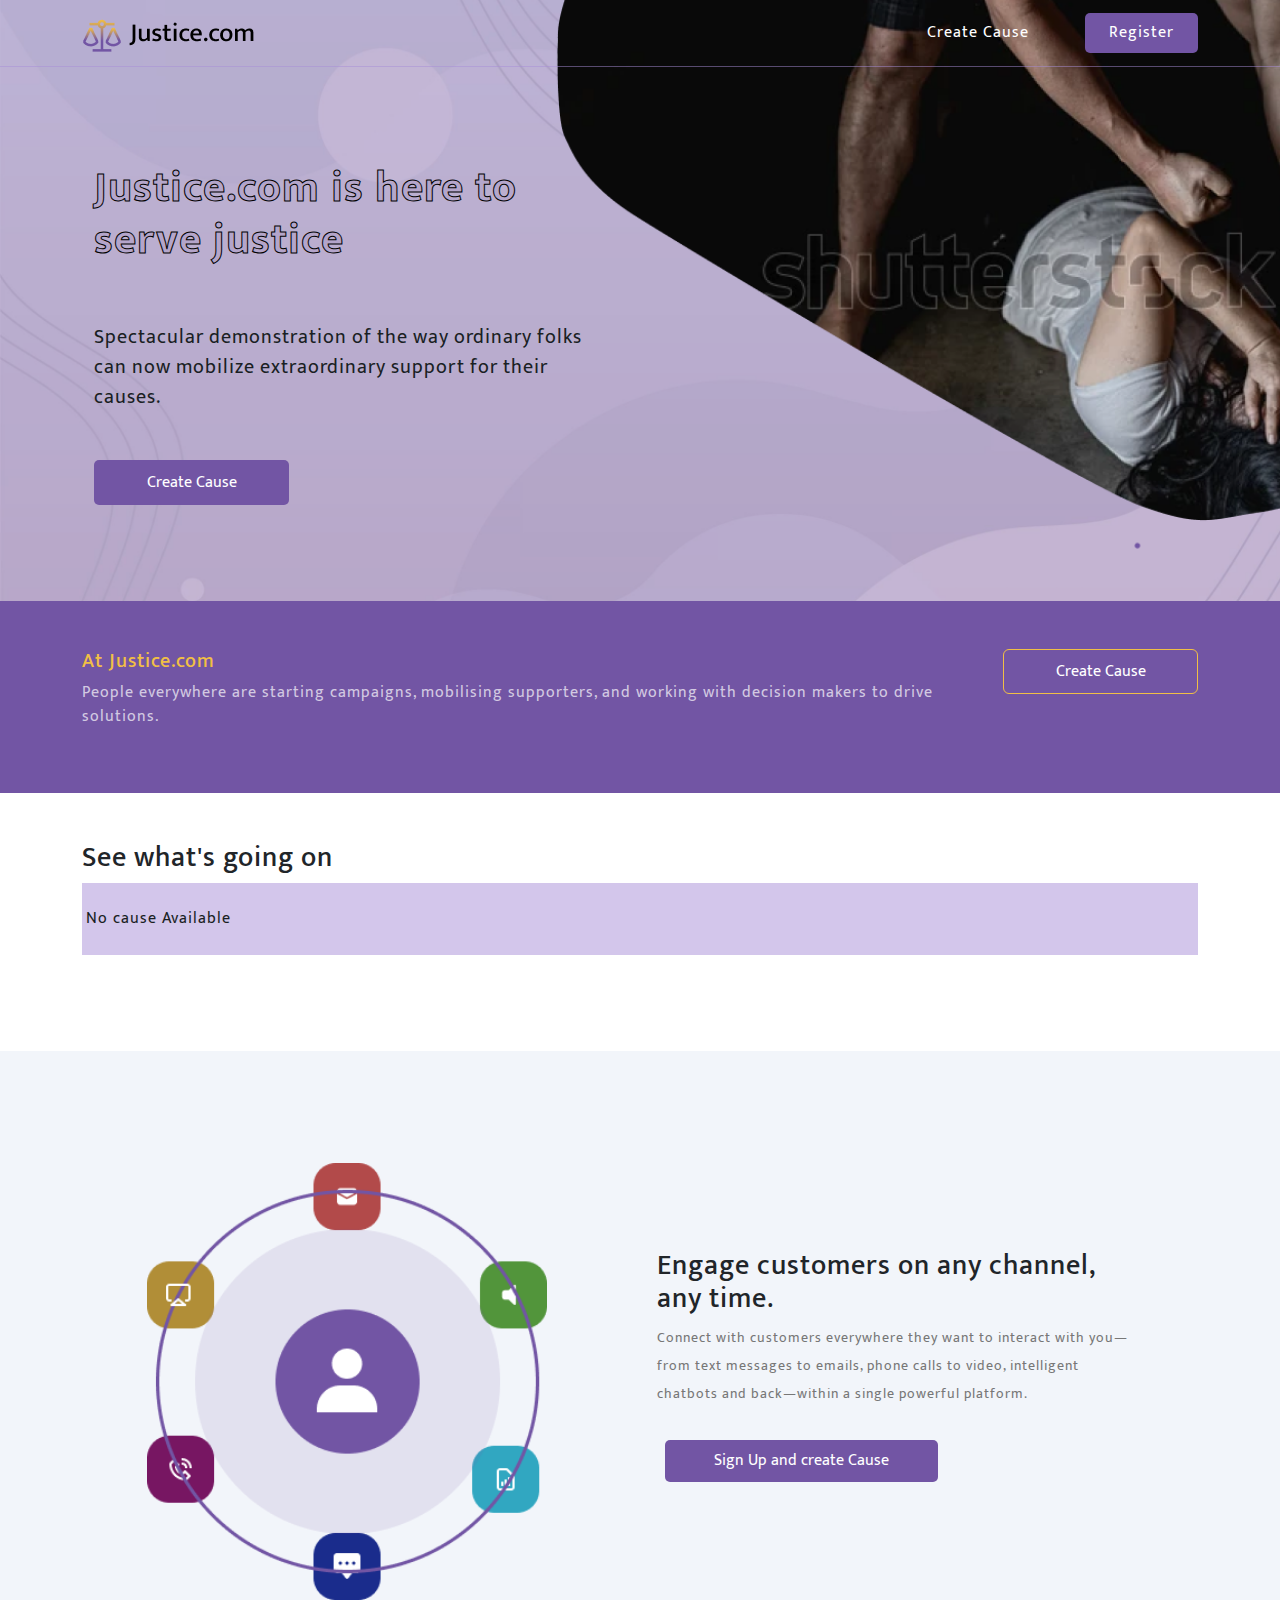
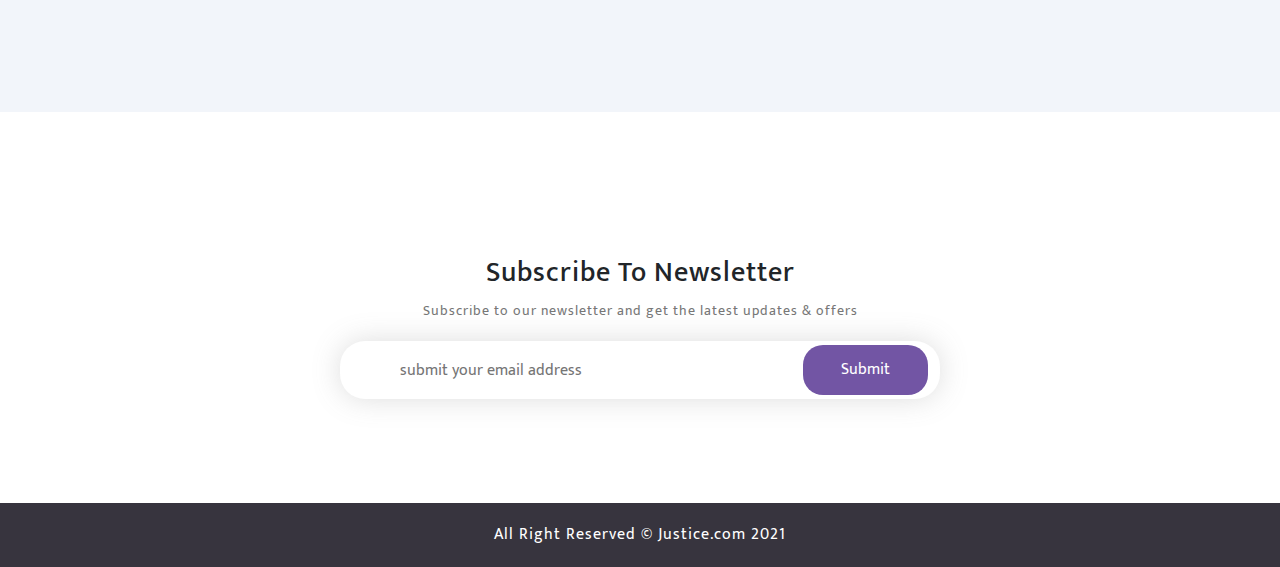
<file: index.html>
<!DOCTYPE html>
<html lang="en">
  <head>
    <meta charset="UTF-8" />
    <meta http-equiv="X-UA-Compatible" content="IE=edge" />
    <meta name="viewport" content="width=device-width, initial-scale=1.0" />
    <!-- bootstrap -->
    <link
      href="https://cdn.jsdelivr.net/npm/bootstrap@5.0.0-beta2/dist/css/bootstrap.min.css"
      rel="stylesheet"
    />
    <!-- font awesome -->
    <link
      rel="stylesheet"
      href="https://cdnjs.cloudflare.com/ajax/libs/font-awesome/5.15.2/css/all.min.css"
    />

    <!-- css -->
    <link rel="stylesheet" href="/css/style.css" />
    <title>Justice.com</title>
  </head>
  <body>
    <!-- first sect nav sect -->
    <section class="topsect pb-5 ">
      <header>
        <nav class="navbar navbar-expand-lg navbar-dark w-100 container">
          <div class="container">
            <a class="navbar-brand"><img src="/img/Group 14.png" alt="" /></a>
            <button
              class="navbar-toggler"
              type="button"
              data-bs-toggle="collapse"
              data-bs-target="#navbarNav"
              aria-controls="navbarNav"
              aria-expanded="false"
              aria-label="Toggle navigation"
            >
              <span class="navbar-toggler-icon"></span>
            </button>
            <div class="collapse navbar-collapse" id="navbarNav">
              <ul class="navbar-nav ulnavs ms-auto ">
                <li class="nav-item ">
                  <!-- first link -->
                  <a class="nav-link text-white me-5 p-2" aria-current="page" href="#" id="createcause"
                    >Create Cause</a
                  >
                </li>

                <!-- third link -->
                <li class="nav-item">
                  <a class="nav-link  navbtn text-white  px-4 py-2" href="./component/userRegister.html" id="signin">
                   
                        Register
                   
                  </a>
                </li>
              </ul>
            </div>
          </div>
        </nav>
      </header>
        <!-- top contents starts here -->
        <div class="container px-4">
            <div class="my-5 just">
            <h2 class="justa py-5">Justice.com is here to serve justice</h2>
                <p>Spectacular demonstration of the way ordinary folks 
                can now mobilize extraordinary 
                support for their causes.</p>
            </div>
           <div class="mb-5">
            <a href="#" class="py-5">
              <button class="btn navbtn text-white px-4 py-2 text-center bb" id="createcause">
                  Create Cause
              </button>
          </a>
           </div>
        </div>
   
<!-- ends here -->

    </section>
        <!-- second sect row layer -->

    <section>
           <!-- purple layer -->
        <div class="purp py-5 mb-5 d-flex " >
            <div class="container">
                <div class="d-md-flex  justify-content-between">
                    <div class="me-5">
                        <h5 class="yeltxt">
                        At Justice.com

                        </h5>
                        <p>
                            People everywhere are starting campaigns, mobilising supporters, 
                            and working with decision makers to drive solutions.
                        </p>
                    </div>
                    <div>
                        <a href="#" class="py-5">
                <button class="btn bt-yel text-white bb px-4 py-2" id="createcause">
                    Create Cause
                </button>
            </a>
                    </div>
                </div>
            </div>
        </div>
      <div class="container" id="loc">
          <h3>See what's going on </h3>
          <div id="noa"></div>
         
          <!-- row starts -->
          <div class="row justify-content-center rows my-5" id="rows">
            <!-- data fetched from scripts/main.js -->
              <!-- first column -->
          
              <!-- second column -->
           
                <!-- third column -->
            
          </div>
          <!-- row ends here -->
      </div>
    </section>
    <!-- third sect -->
    <section class="feat">
        <div class="container py-5">
            <!-- row starts -->
            <div class="row justify-content-center  p-5 mx-auto">
                <!-- first col -->
                <div class="col-md-6 col-lg-6 col-sm-12">
                <img src="/img/Group 10.png" class="ws py-3" alt="imag">
                </div>
                <!-- second col -->
                <div class="col-md-6 col-lg-6 col-sm-12 just align-self-center ">
                    <h3>
                        Engage customers on any channel, any time.
                    </h3>
                    <p class="ftt">Connect with customers everywhere they want to interact with 
                        you—from text messages to emails, phone calls to video, intelligent 
                        chatbots and back—within a single powerful platform.</p>
                        <div class="p-2 my-4">
                             <a class="" href="./component/createAcct.html">
                                 <button class="btn  text-white cds py-2 px-5  btn navbtn  text-center" id="signin">
                                    Sign Up and create Cause
                                 </button>
                        
                    </button>
                  </a>
                        </div>
                </div>
            </div>
        </div>
    </section>

    <!-- fourth sect newsletter -->
    <section class="news my-5 py-5">
        <div class="container text-center">
          <div class="pt-5">
                <h3>Subscribe To Newsletter</h3>
            <p class="ftt">Subscribe to our newsletter and get the latest updates & offers</p>
          </div>
          <!-- form for newsletter -->
            <form action="" class="newsform p-1 m-2  mx-auto w-100">
                <input type="email" placeholder=" submit your email address" class="">
                <button class=" navbtn py-2 me-2  text-white text-center fmbtn">Submit</button>
            </form>
        </div>
    </section>

    <!-- footer sect -->
    <section class="foots p-1 ">
        <footer class="  container text-center pt-3">
            <p class="text-white">All Right Reserved &copy; Justice.com 2021</p>
        </footer>
    </section>
    <!-- script -->
      <script src="https://code.jquery.com/jquery-3.5.1.min.js"></script>
      <script src="https://cdn.jsdelivr.net/npm/@popperjs/core@2.6.0/dist/umd/popper.min.js"></script>
      <script src="https://cdn.jsdelivr.net/npm/bootstrap@5.0.0-beta2/dist/js/bootstrap.min.js"></script>
      <script src="./scripts/main.js"></script>
  </body>
</html>
</file>
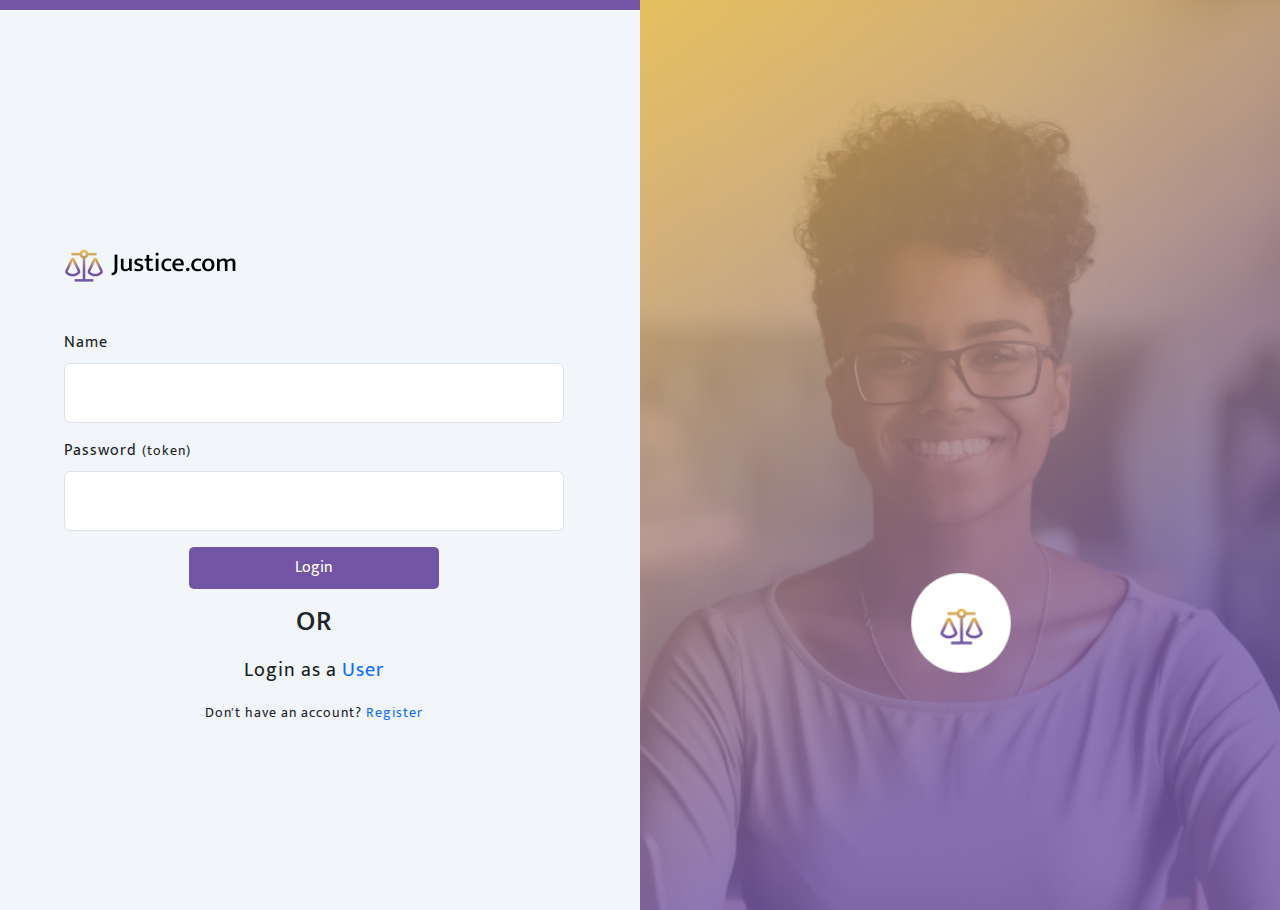
<file: component/adminAcct.html>
<!DOCTYPE html>
<html lang="en">
  <head>
    <meta charset="UTF-8" />
    <meta http-equiv="X-UA-Compatible" content="IE=edge" />
    <meta name="viewport" content="width=device-width, initial-scale=1.0" />
    <!-- bootstrap -->
    <link
      href="https://cdn.jsdelivr.net/npm/bootstrap@5.0.0-beta2/dist/css/bootstrap.min.css"
      rel="stylesheet"
    />
  

    <!-- css -->
    <link rel="stylesheet" href="../css/style.css" />
    <title>Login as Admin</title>
  </head>
  <body>
    <!-- contents starts -->
    <section class="forms">
        
      <div class="">
        <!-- row starts -->
        <div class="row no-gutters ">
          <!-- first column -->
          <div class="col-md-6 col-lg-6 col-sm-12 p-0">
              <div class="purs"></div>
            <!-- form for add pet -->
            <div class="container ff d-flex ">
                <form action="" class="py-5 just mx-auto" id="adminSign">
              <img src="../img/Group 14.png" class="py-5" alt="" />

              <!-- username -->
              <div class="mb-3">
                <label for="adminnameuser" class="form-label">Name</label>
                <input
                  type="text"
                  class="form-control"
                  id="adminnameuser"
                  placeholder=""
                required/>
                <!-- password -->
              </div>
              <div class="mb-3">
                <label for="adminpasswords" class="form-label"
                  >Password</label
                >
               <small>(token)</small>
                <input
                  type="password"
                  class="form-control"
                  id="adminpasswords"
                  placeholder=""
                
                  required/>
              </div>
         
              
              <div class="text-center">
              
                  <button class="btn text-white w-50 text-center py-2 btn navbtn" id="signin">
                    Login
                  </button></a
                >
                <h3 class="my-3">OR</h3>
                <p>Login as a <a href="login.html">User</a></p>
                <small>Don't have an account? <a href="./adminRegister.html">Register</a></small>

              </div>
            </form>
            </div>
          </div>
          <!-- second column -->
          <div class="col-md-6 col-lg-6-col-sm-12 p-0 imgfm ">
          
              <div>
           
              </div>
          </div>
        </div>
        <!-- row ends -->
      </div>
    </section>
    <!-- content ends -->
   
    <!-- script -->
    <script src="https://code.jquery.com/jquery-3.5.1.min.js"></script>
    <script src="https://cdn.jsdelivr.net/npm/@popperjs/core@2.6.0/dist/umd/popper.min.js"></script>
    <script src="https://cdn.jsdelivr.net/npm/bootstrap@5.0.0-beta2/dist/js/bootstrap.min.js"></script>

    <script src="../scripts/main.js"></script>

  </body>
</html>
</file>
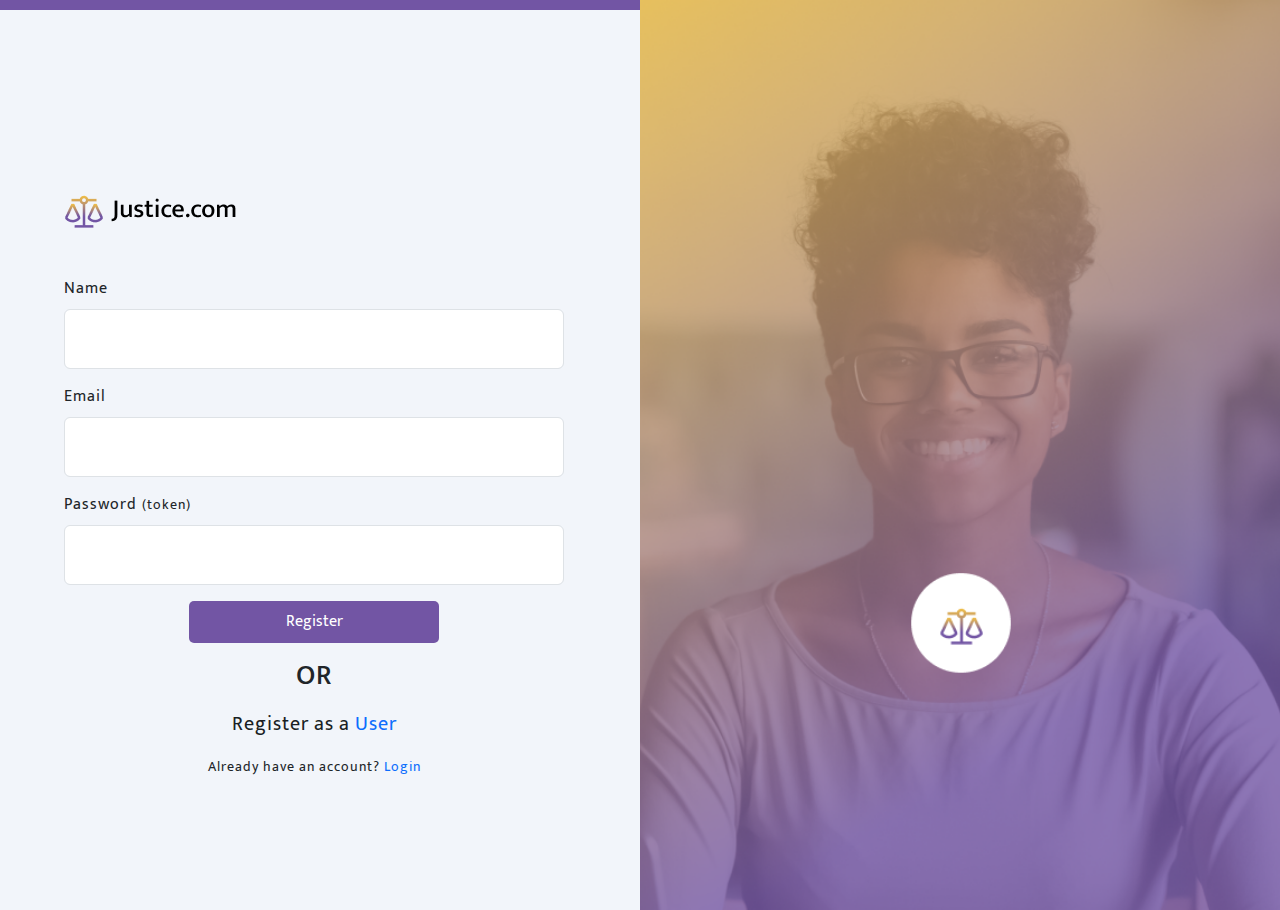
<file: component/adminRegister.html>
<!DOCTYPE html>
<html lang="en">
  <head>
    <meta charset="UTF-8" />
    <meta http-equiv="X-UA-Compatible" content="IE=edge" />
    <meta name="viewport" content="width=device-width, initial-scale=1.0" />
    <!-- bootstrap -->
    <link
      href="https://cdn.jsdelivr.net/npm/bootstrap@5.0.0-beta2/dist/css/bootstrap.min.css"
      rel="stylesheet"
    />
  

    <!-- css -->
    <link rel="stylesheet" href="../css/style.css" />
    <title>Create Account as Admin</title>
  </head>
  <body>
    <!-- contents starts -->
    <section class="forms">
        
      <div class="">
        <!-- row starts -->
        <div class="row no-gutters ">
          <!-- first column -->
          <div class="col-md-6 col-lg-6 col-sm-12 p-0">
              <div class="purs"></div>
            <!-- form for add pet -->
            <div class="container ff d-flex ">
                <form action="" class="py-5 just mx-auto" id="adminSignAdmin">
              <img src="../img/Group 14.png" class="py-5" alt="" />

              <!-- username -->
              <div class="mb-3">
                <label for="adminnameuserAdmin" class="form-label">Name</label>
                <input
                  type="text"
                  class="form-control"
                  id="adminnameuserAdmin"
                  placeholder=""
                required/>
               
              </div>

                <!-- email -->
                <div class="mb-3">
                    <label for="email" class="form-label"
                      >Email</label
                    >
                    <input
                      type="email"
                      class="form-control"
                      id="email"
                      placeholder=""
                    required/>
                  </div>
                <!-- password -->
              <div class="mb-3">
                <label for="adminpasswordsAdmin" class="form-label"
                  >Password</label
                >
               <small>(token)</small>
                <input
                  type="password"
                  class="form-control"
                  id="adminpasswordsAdmin"
                  placeholder=""
                
                  required/>
              </div>
         
              
              <div class="text-center">
              
                  <button class="btn text-white w-50 text-center py-2 btn navbtn" id="signinAdmin">
                    Register
                  </button></a
                >
                <h3 class="my-3">OR</h3>
                <p>Register as a <a href="userRegister.html">User</a></p>
                <small>Already have an account? <a href="./adminAcct.html">Login</a></small>
              </div>
            </form>
            </div>
          </div>
          <!-- second column -->
          <div class="col-md-6 col-lg-6-col-sm-12 p-0 imgfm ">
          
              <div>
           
              </div>
          </div>
        </div>
        <!-- row ends -->
      </div>
    </section>
    <!-- content ends -->
   
    <!-- script -->
    <script src="https://code.jquery.com/jquery-3.5.1.min.js"></script>
    <script src="https://cdn.jsdelivr.net/npm/@popperjs/core@2.6.0/dist/umd/popper.min.js"></script>
    <script src="https://cdn.jsdelivr.net/npm/bootstrap@5.0.0-beta2/dist/js/bootstrap.min.js"></script>

    <script src="../scripts/main.js"></script>

  </body>
</html>
</file>
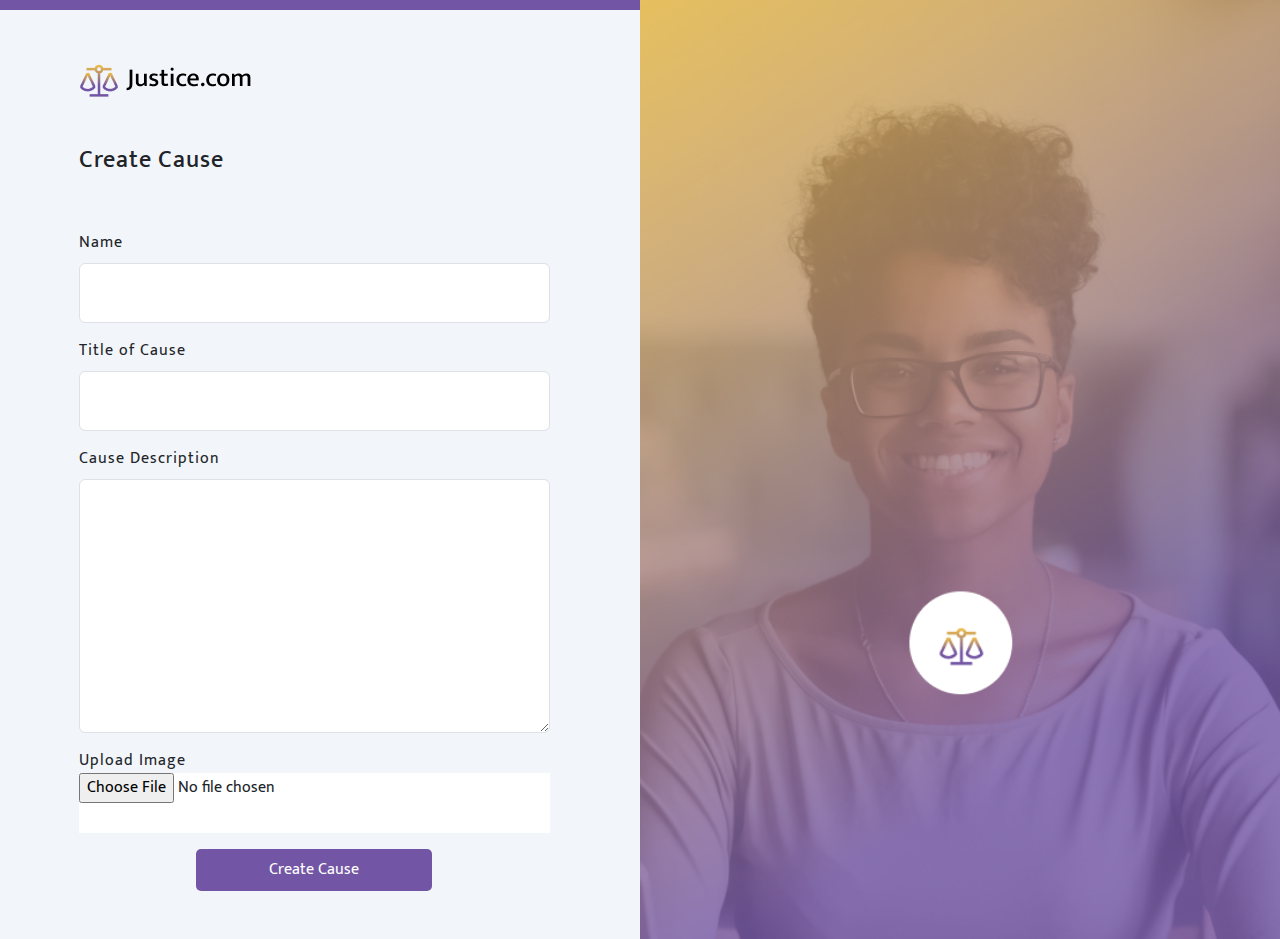
<file: component/createCause.html>
<!DOCTYPE html>
<html lang="en">
  <head>
    <meta charset="UTF-8" />
    <meta http-equiv="X-UA-Compatible" content="IE=edge" />
    <meta name="viewport" content="width=device-width, initial-scale=1.0" />
    <!-- bootstrap -->
    <link
      href="https://cdn.jsdelivr.net/npm/bootstrap@5.0.0-beta2/dist/css/bootstrap.min.css"
      rel="stylesheet"
    />
   

    <!-- css -->
    <link rel="stylesheet" href="../css/style.css" />
    <title>Create Cause</title>
  </head>
  <body>
    <!-- contents starts -->
    <section class="forms">
        
      <div>
        <!-- row starts -->
        <div class="row no-gutters ">
          <!-- first column -->
          <div class="col-md-6 col-lg-6 col-sm-12 p-0">
              <div class="purs"></div>
            <!-- form for add pet -->
            <div class="container-fluid d-flex ff">
                <form action="" class="w-75 my-5" id="createCauseForm" enctype="multipart/form-data">
              <img src="../img/Group 14.png" alt="" />
              <h4 class="py-5">Create Cause</h4>
 
              <!-- username -->
              <div class="mb-3">
                <label for="username" class="form-label">Name</label>
                <input
                  type="text"
                  class="form-control"
                  id="username"
                required/>
                <!-- title of pettn -->
              </div>
              <div class="mb-3">
                <label for="causename" class="form-label"
                  >Title of Cause</label
                >
                <input
                  type="text"
                  class="form-control"
                  id="causename"
                  placeholder=""
                required/>
              </div>
              <!-- pet desc -->
              <div class="mb-3">
                <label for="Desc" class="form-label"
                  >Cause Description</label
                >
                <textarea class="form-control" id="Desc" rows="10" required></textarea>
              </div>
              <div class="mb-3">
                <label for="file">Upload Image</label><br />
              
                <input type="file" name="file" id="file" class="w-100 bg-white"  required/>

              </div>
              <div class="text-center">
                  <button class="btn text-white w-50 text-center py-2 btn navbtn" id="">
                    Create Cause
                  </button></a
                >
              </div>
            </form>
            </div>
          </div>
          <!-- second column -->
          <div class="col-md-6 col-lg-6-col-sm-12 p-0 imgfm ">
            
              <div>
            
              </div>
          </div>
        </div>
        <!-- row ends -->
      </div>
    </section>
    <!-- content ends -->
   <!-- script -->
    <script src="https://code.jquery.com/jquery-3.5.1.min.js"></script>
    <script src="https://cdn.jsdelivr.net/npm/@popperjs/core@2.6.0/dist/umd/popper.min.js"></script>
    <script src="https://cdn.jsdelivr.net/npm/bootstrap@5.0.0-beta2/dist/js/bootstrap.min.js"></script>
      <script src="../scripts/main.js"></script>

  </body>
</html>
</file>
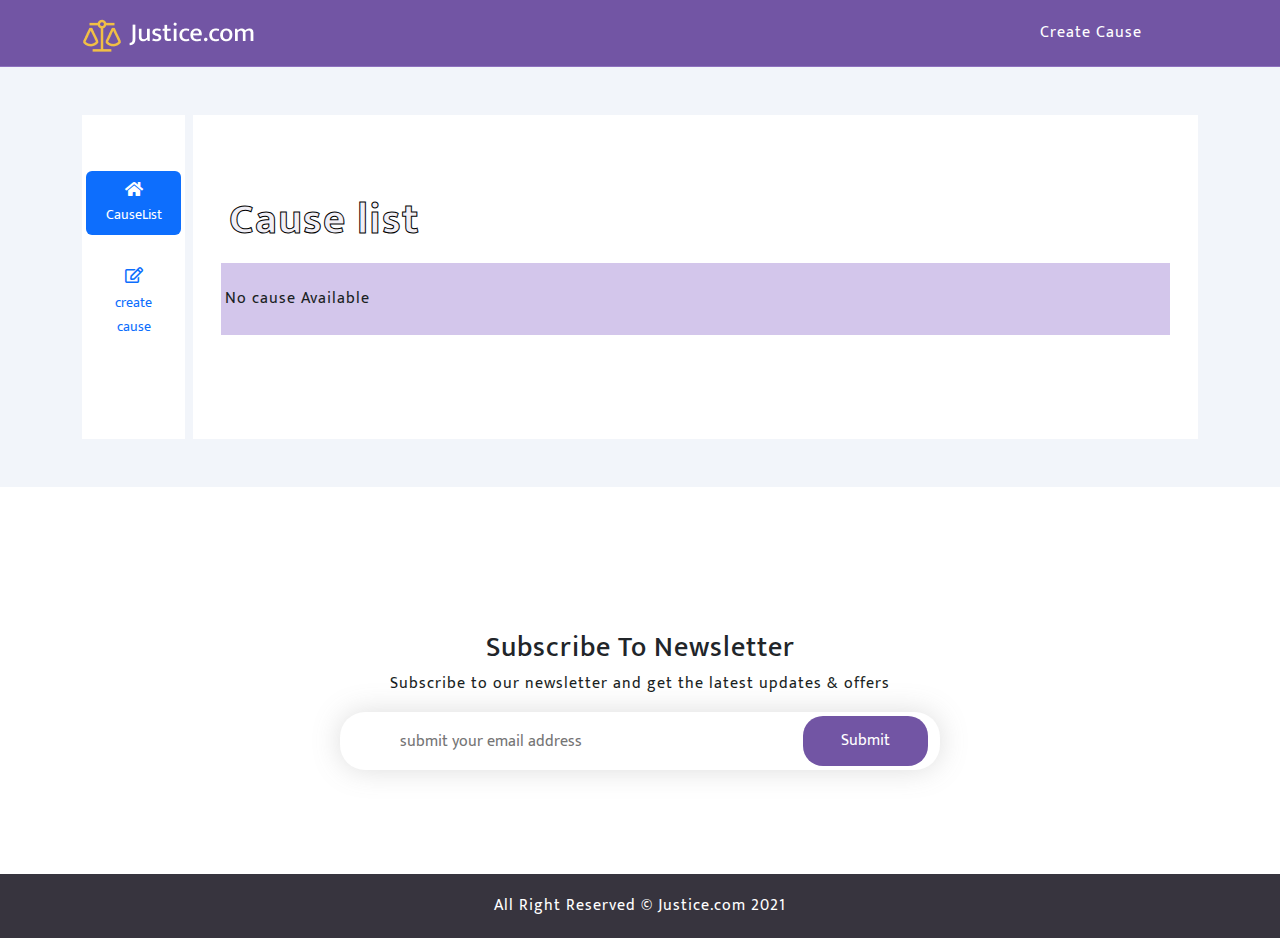
<file: component/dashboard.html>
<!DOCTYPE html>
<html lang="en">
  <head>
    <meta charset="UTF-8" />
    <meta http-equiv="X-UA-Compatible" content="IE=edge" />
    <meta name="viewport" content="width=device-width, initial-scale=1.0" />
    <!-- bootstrap -->
    <link
      href="https://cdn.jsdelivr.net/npm/bootstrap@5.0.0-beta2/dist/css/bootstrap.min.css"
      rel="stylesheet"
    />
    <!-- css -->
    <link rel="stylesheet" href="../css/style.css" />
     <!-- font awesome -->
     <link
     rel="stylesheet"
     href="https://cdnjs.cloudflare.com/ajax/libs/font-awesome/5.15.2/css/all.min.css"
   />
  
    <title>Admin Dashboard</title>
  </head>
  <body>
    <!-- nav sect -->
    <section class="purp">
     <header>
        <nav class="navbar navbar-expand-lg navbar-dark w-100">
          <div class="container">
            <a href="../index.html" class="navbar-brand"><img src="/img/Group 15.png" alt="" /></a>
            <button
              class="navbar-toggler"
              type="button"
              data-bs-toggle="collapse"
              data-bs-target="#navbarNav"
              aria-controls="navbarNav"
              aria-expanded="false"
              aria-label="Toggle navigation"
            >
              <span class="navbar-toggler-icon"></span>
            </button>
            <div class="collapse navbar-collapse" id="navbarNav">
              <ul class="navbar-nav ulnavs ms-auto ">
                <li class="nav-item ">
                  <!-- first link -->
                  <a class="nav-link text-white me-5 p-2" aria-current="page" href="./createCause.html"
                    >Create Cause</a
                  >
                </li>

                
              </ul>
            </div>
          </div>
        </nav>
      </header>
    </section>
    <!-- contents -->
    <section class="table-responsive tabb">
      <div class="container">
        <!-- dashboard/home div -->

        <div class="d-md-flex py-5">
          <!-- nav tab -->
          <div
            class="nav flex-column nav-pills me-2 bg-white py-5 px-1"
            id="v-pills-tab"
            role="tablist"
            aria-orientation="vertical"
          >
            <!-- first btn nav for Cause list -->
            <button
              class="nav-link active  my-2 p-2"
              id="v-pills-home-tab"
              data-bs-toggle="pill"
              data-bs-target="#v-pills-home"
              type="button"
              role="tab"
              aria-controls="v-pills-home"
              aria-selected="true"
            >
           <span> <i class="fas fa-home"></i><br> <small>CauseList</small></span>
            </button>
            <!-- 2nd btn nav for create list -->

            <button
              class="nav-link my-2"
              id="v-pills-profile-tab"
              data-bs-toggle="pill"
              data-bs-target="#v-pills-profile"
              type="button"
              role="tab"
              aria-controls="v-pills-profile"
              aria-selected="false"
            >
             <span><i class="far fa-edit p-2"></i><br><small>create cause</small></span>
              <!-- <small>Create Cause</small> -->
            </button>
          </div>
          <!-- content tab -->
          <div
            class="tab-content w-100  px-1 py-5 bg-white"
            id="v-pills-tabContent"
          >
            <!-- content for Cause list -->
            <div
              class="tab-pane fade show active"
              id="v-pills-home"
              role="tabpanel"
              aria-labelledby="v-pills-home-tab"
            >
              <!-- table starts -->
              <div class="table-responsive">
                  <div  class="p-4">
                   <h3 class="p-2 justa">Cause list</h3>
                   <div id="noa"></div>
                  </div>
     
              <div class="container-fluid">
                <table class="table table-striped table-hover table-border">
                  <tbody id="contentsd">
                  <!-- data fetched from scripts/main.js -->
                  </tbody>
                </table>
              </div>
              </div>
            </div>
            <!-- content for create Cause -->
            <div
              class="tab-pane fade"
              id="v-pills-profile"
              role="tabpanel"
              aria-labelledby="v-pills-profile-tab"
            >
              <!-- creat pet form -->
              <section class="py-5">
                <div class="container">
                  <div class="row align-items-center py-2">
                    <div class="col-md-6 col-lg-6 col-sm-12">
              <h4 class="p-5 justa">Create Cause</h4>
        <form action="" class="p-3 just mx-auto my-5" id="createCauseForm" enctype="multipart/form-data">
             

              <!-- username -->
              <div class="mb-3">
                <label for="username" class="form-label">Name</label>
                <input
                  type="text"
                  class="form-control"
                  id="username"
                required/>
                <!-- title of pettn -->
              </div>
              <div class="mb-3">
                <label for="causename" class="form-label"
                  >Title of Cause</label
                >
                <input
                  type="text"
                  class="form-control"
                  id="causename"
                  placeholder=""
                required/>
              </div>
              <!-- pet desc -->
              <div class="mb-3">
                <label for="Desc" class="form-label"
                  >Cause Description</label
                >
                <textarea class="form-control" id="Desc" rows="7" required></textarea>
              </div>
              <div class="mb-3">
                <input type="file" name="file" id="file" required/>
              </div>
              <div class="text-center">
                  <button class="btn text-white w-50 text-center py-2 btn navbtn" id="">
                    Create Cause
                  </button></a
                >
              </div>
            </form>
                      </div>
                    
                    <div class="col-md-6 col-lg-6 col-sm-12">
                     <img
                          src="../img/Group 17.png"
                          class="w-100"
                          alt=""
                        />
                     
                    </div>
                  </div>
                </div>
              </section>
             
            </div>
          </div>
        </div>
      </div>
    </section>
     <!-- newsletter sect -->
     <section class="news my-5 py-5">
      <div class="container text-center">
        <div class="pt-5">
              <h3>Subscribe To Newsletter</h3>
          <p>Subscribe to our newsletter and get the latest updates & offers</p>
        </div>
        <!-- form for newsletter -->
          <form action="" class="newsform p-1 m-2  mx-auto w-100">
              <input type="email" placeholder=" submit your email address" class="">
              <button class=" navbtn py-2 me-2  text-white text-center fmbtn">Submit</button>
          </form>
      </div>
  </section>

    <!-- footer sect -->
    <section class="foots p-1">
      <footer class="container text-center pt-3">
        <p class="text-white">All Right Reserved &copy; Justice.com 2021</p>
      </footer>
    </section>

    <script src="https://code.jquery.com/jquery-3.5.1.min.js"></script>
    <script src="https://cdn.jsdelivr.net/npm/@popperjs/core@2.6.0/dist/umd/popper.min.js"></script>
    <script src="https://cdn.jsdelivr.net/npm/bootstrap@5.0.0-beta2/dist/js/bootstrap.min.js"></script>
    <script src="../scripts/main.js"></script>
  </body>
</html>
</file>
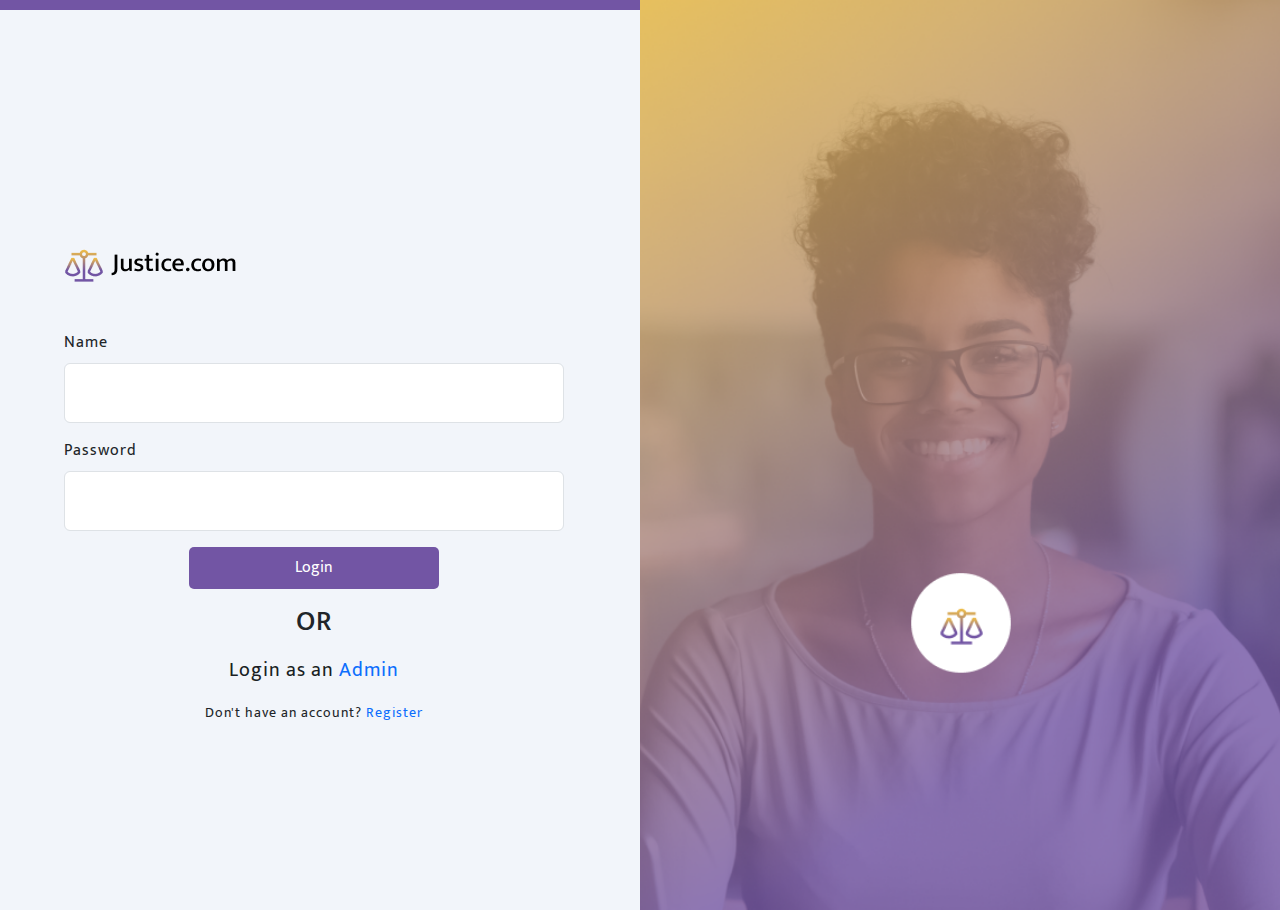
<file: component/login.html>
<!DOCTYPE html>
<html lang="en">
  <head>
    <meta charset="UTF-8" />
    <meta http-equiv="X-UA-Compatible" content="IE=edge" />
    <meta name="viewport" content="width=device-width, initial-scale=1.0" />
    <!-- bootstrap -->
    <link
      href="https://cdn.jsdelivr.net/npm/bootstrap@5.0.0-beta2/dist/css/bootstrap.min.css"
      rel="stylesheet"
    />
   

    <!-- css -->
    <link rel="stylesheet" href="../css/style.css" />
    <title>Login as User</title>
  </head>
  <body>
    <!-- contents starts -->
    <section class="forms">
        
      <div class="">
        <!-- row starts -->
        <div class="row no-gutters ">
          <!-- first column -->
          <div class="col-md-6 col-lg-6 col-sm-12 p-0">
              <div class="purs"></div>
            <!-- form for add pet -->
            <div class="container ff d-flex ">
                <form action="" class="py-5 just mx-auto" id="signInForm">
              <img src="../img/Group 14.png" class="py-5" alt="" />

              <!-- username -->
              <div class="mb-3">
                <label for="nameuser" class="form-label">Name</label>
                <input
                  type="text"
                  class="form-control"
                  id="nameuser"
                  placeholder=""
                required/>
                <!-- password -->
              </div>
              <div class="mb-3">
                <label for="passwords" class="form-label"
                  >Password</label
                >
                <input
                  type="password"
                  class="form-control"
                  id="passwords"
                  placeholder=""
                required/>
              </div>
         
              
              <div class="text-center">
                  <button class="btn text-white w-50 text-center py-2 btn navbtn" id="signin">
                    Login
                  </button></a
                >
                <h3 class="my-3">OR</h3>
                <p>Login as an <a href="adminAcct.html">Admin</a></p>
                <small>Don't have an account? <a href="userRegister.html">Register</a></small>

              </div>
            </form>
            </div>
          </div>
          <!-- second column -->
          <div class="col-md-6 col-lg-6-col-sm-12 p-0 imgfm ">
              <div>
           
              </div>
          </div>
        </div>
        <!-- row ends -->
      </div>
    </section>
    <!-- content ends -->

    <!-- script -->
    <script src="https://code.jquery.com/jquery-3.5.1.min.js"></script>
    <script src="https://cdn.jsdelivr.net/npm/@popperjs/core@2.6.0/dist/umd/popper.min.js"></script>
    <script src="https://cdn.jsdelivr.net/npm/bootstrap@5.0.0-beta2/dist/js/bootstrap.min.js"></script>
    <script src="../scripts/main.js"></script>
  </body>
</html>
</file>
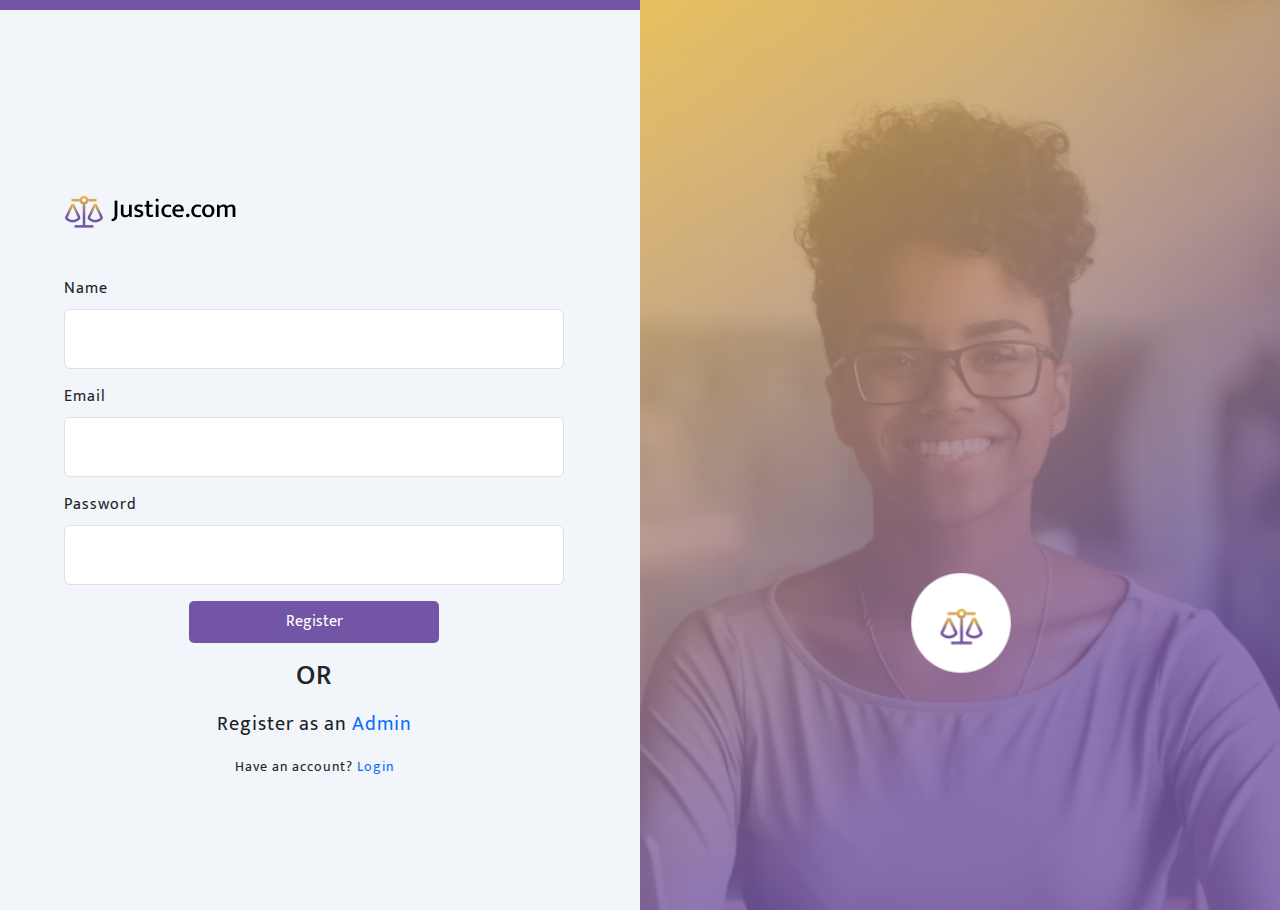
<file: component/userRegister.html>
<!DOCTYPE html>
<html lang="en">
  <head>
    <meta charset="UTF-8" />
    <meta http-equiv="X-UA-Compatible" content="IE=edge" />
    <meta name="viewport" content="width=device-width, initial-scale=1.0" />
    <!-- bootstrap -->
    <link
      href="https://cdn.jsdelivr.net/npm/bootstrap@5.0.0-beta2/dist/css/bootstrap.min.css"
      rel="stylesheet"
    />
   

    <!-- css -->
    <link rel="stylesheet" href="../css/style.css" />
    <title>Register as User</title>
  </head>
  <body>
    <!-- contents starts -->
    <section class="forms">
        
      <div class="">
        <!-- row starts -->
        <div class="row no-gutters ">
          <!-- first column -->
          <div class="col-md-6 col-lg-6 col-sm-12 p-0">
              <div class="purs"></div>
            <!-- form for add pet -->
            <div class="container ff d-flex ">
                <form action="" class="py-5 just mx-auto" id="signInFormUser">
              <img src="../img/Group 14.png" class="py-5" alt="" />

              <!-- username -->
              <div class="mb-3">
                <label for="nameuserUser" class="form-label">Name</label>
                <input
                  type="text"
                  class="form-control"
                  id="nameuserUser"
                  placeholder=""
                required/>
               
              </div>
               <!-- email -->
              <div class="mb-3">
                <label for="email" class="form-label"
                  >Email</label
                >
                <input
                  type="email"
                  class="form-control"
                  id="email"
                  placeholder=""
                required/>
              </div>
              <!-- password -->
              <div class="mb-3">
                <label for="passwordsUser" class="form-label"
                  >Password</label
                >
                <input
                  type="password"
                  class="form-control"
                  id="passwordsUser"
                  placeholder=""
                required/>
              </div>
         
              
              <div class="text-center">
                  <button class="btn text-white w-50 text-center py-2 btn navbtn" id="signinUser">
                   Register
                  </button></a
                >
                <h3 class="my-3">OR</h3>
                <p>Register as an <a href="adminRegister.html">Admin</a></p>
                <small>Have an account? <a href="login.html">Login</a></small>
              </div>
            </form>
            </div>
          </div>
          <!-- second column -->
          <div class="col-md-6 col-lg-6-col-sm-12 p-0 imgfm ">
              <div>
           
              </div>
          </div>
        </div>
        <!-- row ends -->
      </div>
    </section>
    <!-- content ends -->

    <!-- script -->
    <script src="https://code.jquery.com/jquery-3.5.1.min.js"></script>
    <script src="https://cdn.jsdelivr.net/npm/@popperjs/core@2.6.0/dist/umd/popper.min.js"></script>
    <script src="https://cdn.jsdelivr.net/npm/bootstrap@5.0.0-beta2/dist/js/bootstrap.min.js"></script>
    <script src="../scripts/main.js"></script>
  </body>
</html>
</file>
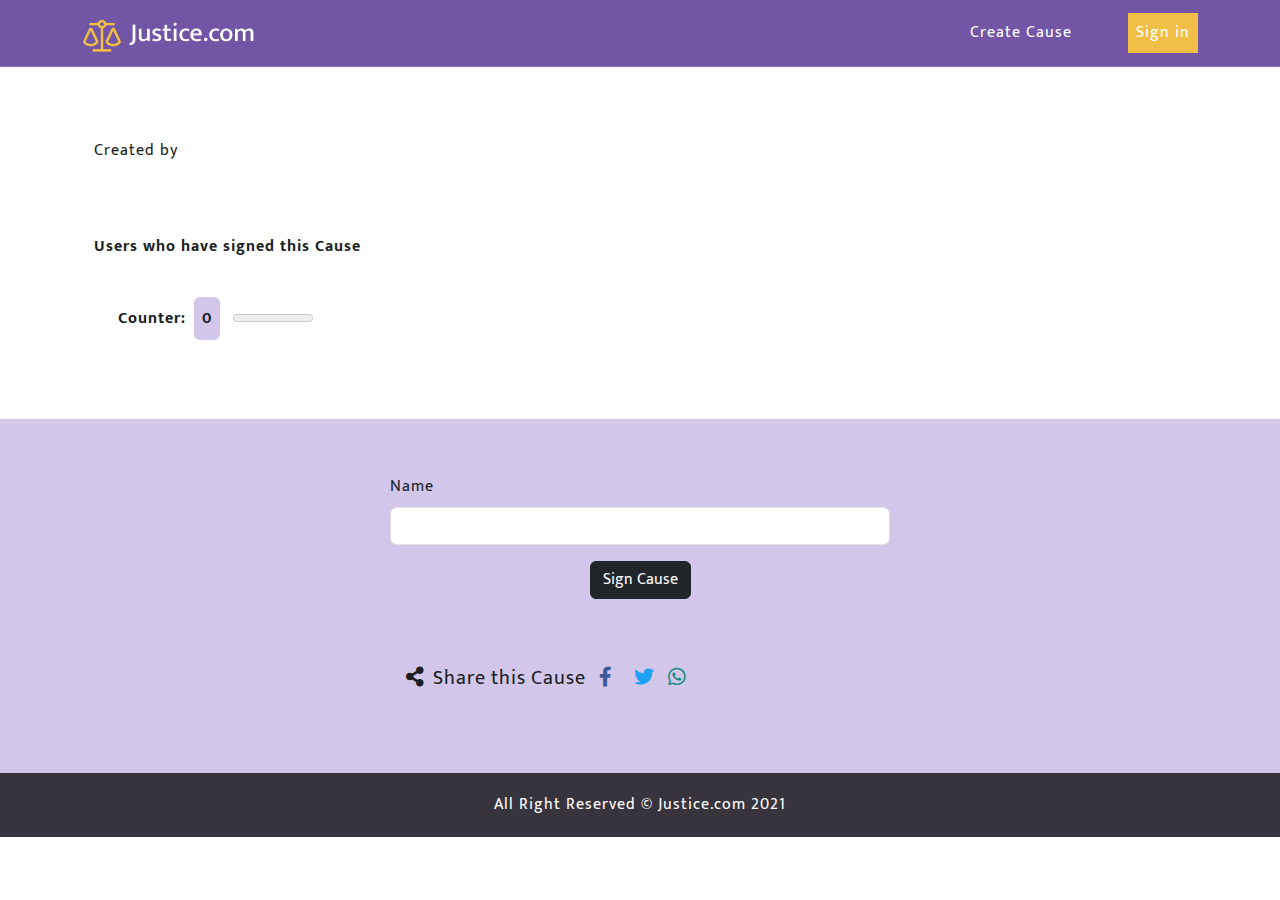
<file: component/veiwCause.html>
<!DOCTYPE html>
<html lang="en">
  <head>
    <meta charset="UTF-8" />
    <meta http-equiv="X-UA-Compatible" content="IE=edge" />
    <meta name="viewport" content="width=device-width, initial-scale=1.0" />
    <!-- bootstrap -->
    <link
      href="https://cdn.jsdelivr.net/npm/bootstrap@5.0.0-beta2/dist/css/bootstrap.min.css"
      rel="stylesheet"
    />
    <!-- font awesome -->
    <link
      rel="stylesheet"
      href="https://cdnjs.cloudflare.com/ajax/libs/font-awesome/5.15.2/css/all.min.css"
    />

    <!-- css -->
    <link rel="stylesheet" href="../css/style.css" />
    <title>View Cause</title>
  </head>
  <body>
       <!-- nav sect -->
    <section class="purp">
     <header>
        <nav class="navbar navbar-expand-lg navbar-dark w-100">
          <div class="container">
            <a href="../index.html" class="navbar-brand"><img src="/img/Group 15.png" alt="" /></a>
            <button
              class="navbar-toggler"
              type="button"
              data-bs-toggle="collapse"
              data-bs-target="#navbarNav"
              aria-controls="navbarNav"
              aria-expanded="false"
              aria-label="Toggle navigation"
            >
              <span class="navbar-toggler-icon"></span>
            </button>
            <div class="collapse navbar-collapse" id="navbarNav">
              <ul class="navbar-nav ulnavs ms-auto ">
                <li class="nav-item ">
                  <!-- first link -->
                  <a class="nav-link text-white me-5 p-2" aria-current="page" href="./createCause.html"
                    >Create Cause</a
                  >
                </li>

                <!-- third link -->
                <li class="nav-item">
                  <a class="nav-link  navyel text-white  p-2" href="./login.html" id="logout">
                         Sign in
                    </button>
                  </a>
                </li>
              </ul>
            </div>
          </div>
        </nav>
      </header>
    </section>
    <!-- contents -->
    <section class="py-5">
      <div class="container">
        <!-- row starts -->
        <div class="row py-3">
          <!-- first col -->
          <div class="col-md-6 col-lg-6 col-sm-12 px-4">
          
  <!-- text div -->
              <div>
<h4 id="topics">               
    <!-- fetched from scripts/cause.js -->
</h4>
               <!-- created by -->
             <p>Created by <b><span id="user"></span></b></p>
                <p class="text-justify p-2" id="descr">
                 <!-- fetched from scripts/cause.js -->
                </p>
                <div>
               
                </div>
              </div>
            <div class="cds">
              <p class="py-4"><b>Users who have signed this Cause</b></p>
            
              <ul class="my-4 uls" id="holder">
                  <!-- fetched from scripts/cause.js -->
              
              </ul>
                <!-- counter -->
            <p class="m-4">
              <b>Counter:<span id="counting" class="bggs  p-2 mx-2 rounded">0</span></b>
              <meter id="disk_c" value="" min="0" max="100">2 out of 10</meter>
            </div>

          </div>

          <!-- second col -->
          <div class="col-md-6 col-lg-6 col-sm-12">
            <div class="me-3">
              <!-- image -->
              <img  class="w-100 py-2" alt="" id="imgn" />
                 <!-- fetched from scripts/cause.js -->
              <div>
             
          </div>
            
            </div>
          </div>
        </div>
        <!-- row ends -->
       
      </div>
    </section>
    <!-- form sect -->
    <section class="bggs py-5 px-2">
       <!-- pet signing form -->
            <div class="just mx-auto ">
              <form action="" class="mb-5" id="signature">
                <!-- first name -->

                <div class="my-2">
                  <label for="namep" class="form-label">Name</label>
                  <input type="text" id="namep" class="form-control" required/>
                </div>
               
                <div class="my-3 text-center">
                  <a href="#"
                    ><button class="btn btn-dark" id="Sign">Sign Cause</button></a
                  >
                </div>
              </form>
           
                  <!-- share -->

               <div>
                  <p class=" p-3 iconsfa">
                    <i class="fa fa-share-alt me-2" aria-hidden="true"></i>Share
                    this Cause
                    
                    <span class="mx-2"><a href="#" id="fb"><i class="fab fa-facebook-f"></i>
                    </a></span>
                    <span class="mx-2">
                      <a href="#" id="twt"
                        ><i class="fab fa-twitter"></i></a
                    ></span>
                   
                    <span><a href="#" id="whats" ><i class="fab fa-whatsapp"></i></a></span>
                  </p>
               </div>
            </div>
    </section>
    <!-- footer -->
   <section class="foots p-1 ">
        <footer class="  container text-center pt-3">
            <p class="text-white">All Right Reserved &copy; Justice.com 2021</p>
        </footer>
    </section>
    <!-- script  -->

    <script src="https://code.jquery.com/jquery-3.5.1.min.js"></script>
    <script src="https://cdn.jsdelivr.net/npm/@popperjs/core@2.6.0/dist/umd/popper.min.js"></script>
    <script src="https://cdn.jsdelivr.net/npm/bootstrap@5.0.0-beta2/dist/js/bootstrap.min.js"></script>
    <script src="../scripts/cause.js"></script>
  </body>
</html>
</file>
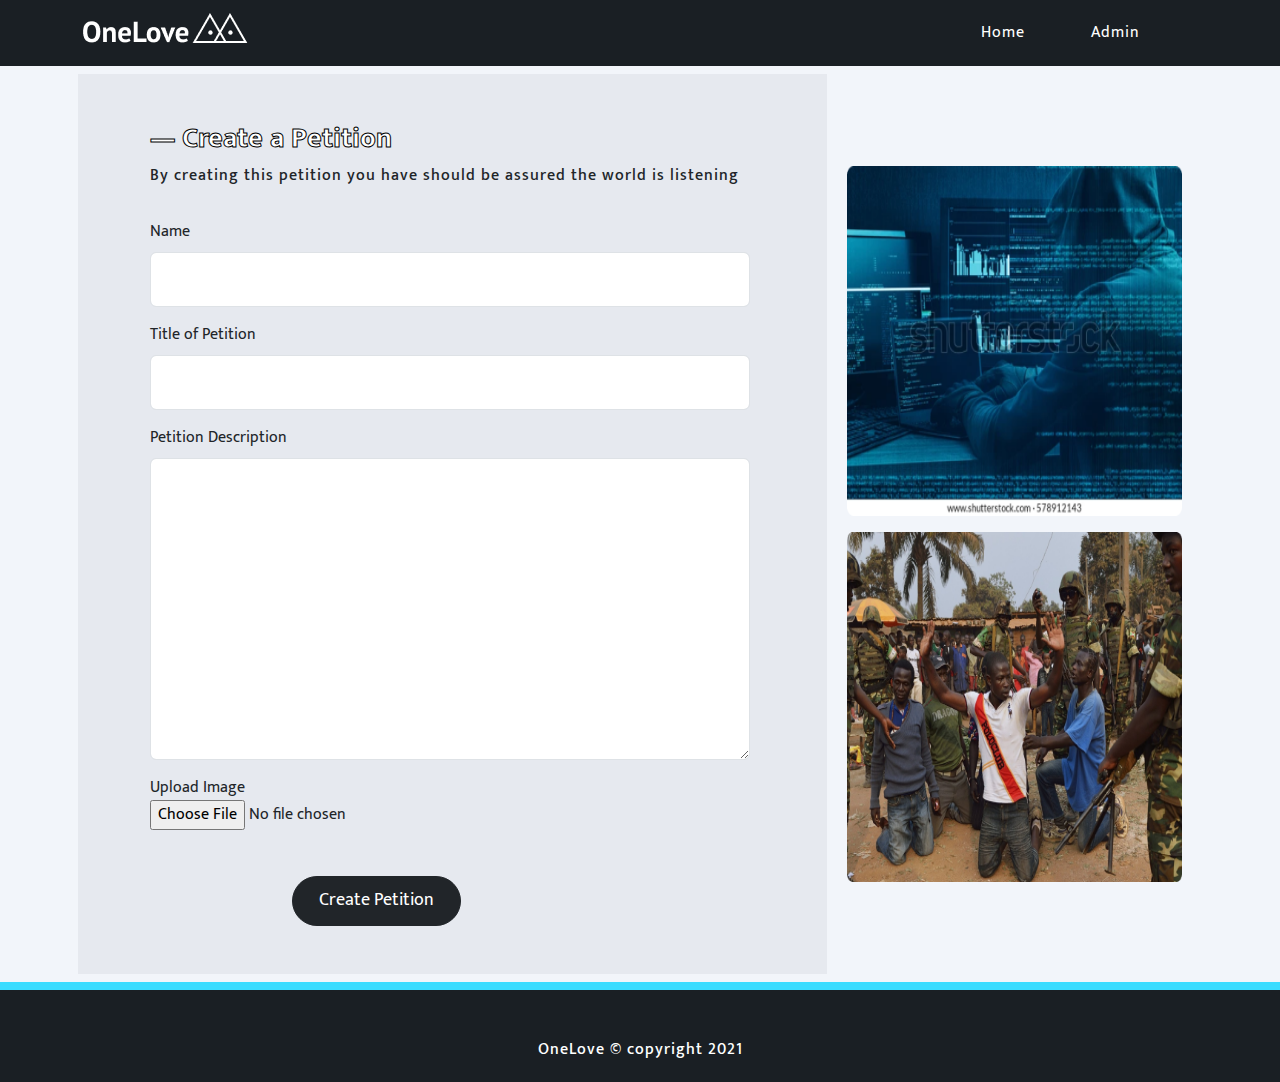
<file: pages/addPet.html>
<!DOCTYPE html>
<html lang="en">
  <head>
    <meta charset="UTF-8" />
    <meta http-equiv="X-UA-Compatible" content="IE=edge" />
    <meta name="viewport" content="width=device-width, initial-scale=1.0" />
    <!-- bootstrap -->
    <link
      href="https://cdn.jsdelivr.net/npm/bootstrap@5.0.0-beta2/dist/css/bootstrap.min.css"
      rel="stylesheet"
    />
    <!-- css -->
    <link rel="stylesheet" href="../css/main.css" />
    <title>Add Petition</title>
  </head>
  <body>
    <!-- nav sect -->
    <section class="addnav">
      <header>
        <nav class="navbar navbar-expand-lg navbar-dark w-100">
          <div class="container">
            <a class="navbar-brand" href="../index.html"
              ><img src="../img/Group 46.png" alt=""
            /></a>
            <button
              class="navbar-toggler"
              type="button"
              data-bs-toggle="collapse"
              data-bs-target="#navbarNav"
              aria-controls="navbarNav"
              aria-expanded="false"
              aria-label="Toggle navigation"
            >
              <span class="navbar-toggler-icon"></span>
            </button>
            <div class="collapse navbar-collapse" id="navbarNav">
              <ul class="navbar-nav ulnavs ms-auto">
                <li class="nav-item">
                <!-- first link -->
                <a
                class="nav-link"
                aria-current="page"
                href="../index.html"
                >Home</a
              >
                </li>
                <!-- 2nd link -->
                <li class="nav-item">
                  <a class="nav-link" href="#" id="adlogg">Admin</a>
                </li>
              </ul>
            </div>
          </div>
        </nav>
      </header>
    </section>

    <!-- cont sect -->
    <section class="contss">
      <div class="container">
        <div class="row align-items-center p-2">
          <div class="col-md-8 col-lg-8 col-sm-12 formsct">
            <div class="container">
              <form
                action=""
                class="p-5 mx-auto"
                id="formAddPet"
                enctype="multipart/form-data"
              >
                <h3 class="dtxt">&mdash; Create a Petition</h3>
                <p class="pb-3">
                  By creating this petition you have should be assured the world
                  is listening
                </p>
                <div class="mb-3">
                  <label for="usernamePet" class="form-label">Name</label>
                  <input
                    type="text"
                    class="form-control"
                    id="usernamePet"
                    placeholder=""
                    required
                  />
                </div>
                <div class="mb-3">
                  <label for="petTitle" class="form-label"
                    >Title of Petition</label
                  >
                  <input
                    type="text"
                    class="form-control"
                    id="petTitle"
                    placeholder=""
                    required
                  />
                </div>
                <div class="mb-3">
                  <label for="petDesc" class="form-label"
                    >Petition Description</label
                  >
                  <textarea
                    class="form-control"
                    id="petDesc"
                    rows="12"
                    required
                  ></textarea>
                </div>
                <div class="mb-3">
                  <label for="myImg">Upload Image</label><br>
                  <input type="file" id="myImg" required />
                </div>
                <div class="text-center w-75">
                  <a href="#"
                    ><button class="btn btn-dark bts">
                      Create Petition
                    </button></a
                  >
                </div>
              </form>
            </div>
          </div>
          <div class="col-md-4 col-lg-4 col-sm-12">
            <div class="p-2">
              <img
                src="../img/Rectangle 44.png"
                class="img-fluid imga"
                alt=""
              />
            </div>
            <div class="p-2">
              <img
                src="../img/Rectangle 41.png"
                class="img-fluid imga"
                alt=""
              />
            </div>
          </div>
        </div>
      </div>
    </section>
    <!-- footer -->
    <section class="foot text-center text-white pt-5 pb-1">
      <footer>
        <p>OneLove &copy; copyright 2021</p>
      </footer>
    </section>
    <script src="https://code.jquery.com/jquery-3.5.1.min.js"></script>
    <script src="https://cdn.jsdelivr.net/npm/@popperjs/core@2.6.0/dist/umd/popper.min.js"></script>
    <script src="https://cdn.jsdelivr.net/npm/bootstrap@5.0.0-beta2/dist/js/bootstrap.min.js"></script>
    <!-- script for login.js -->
    <script src="../js/login.js"></script>
  </body>
</html>
</file>
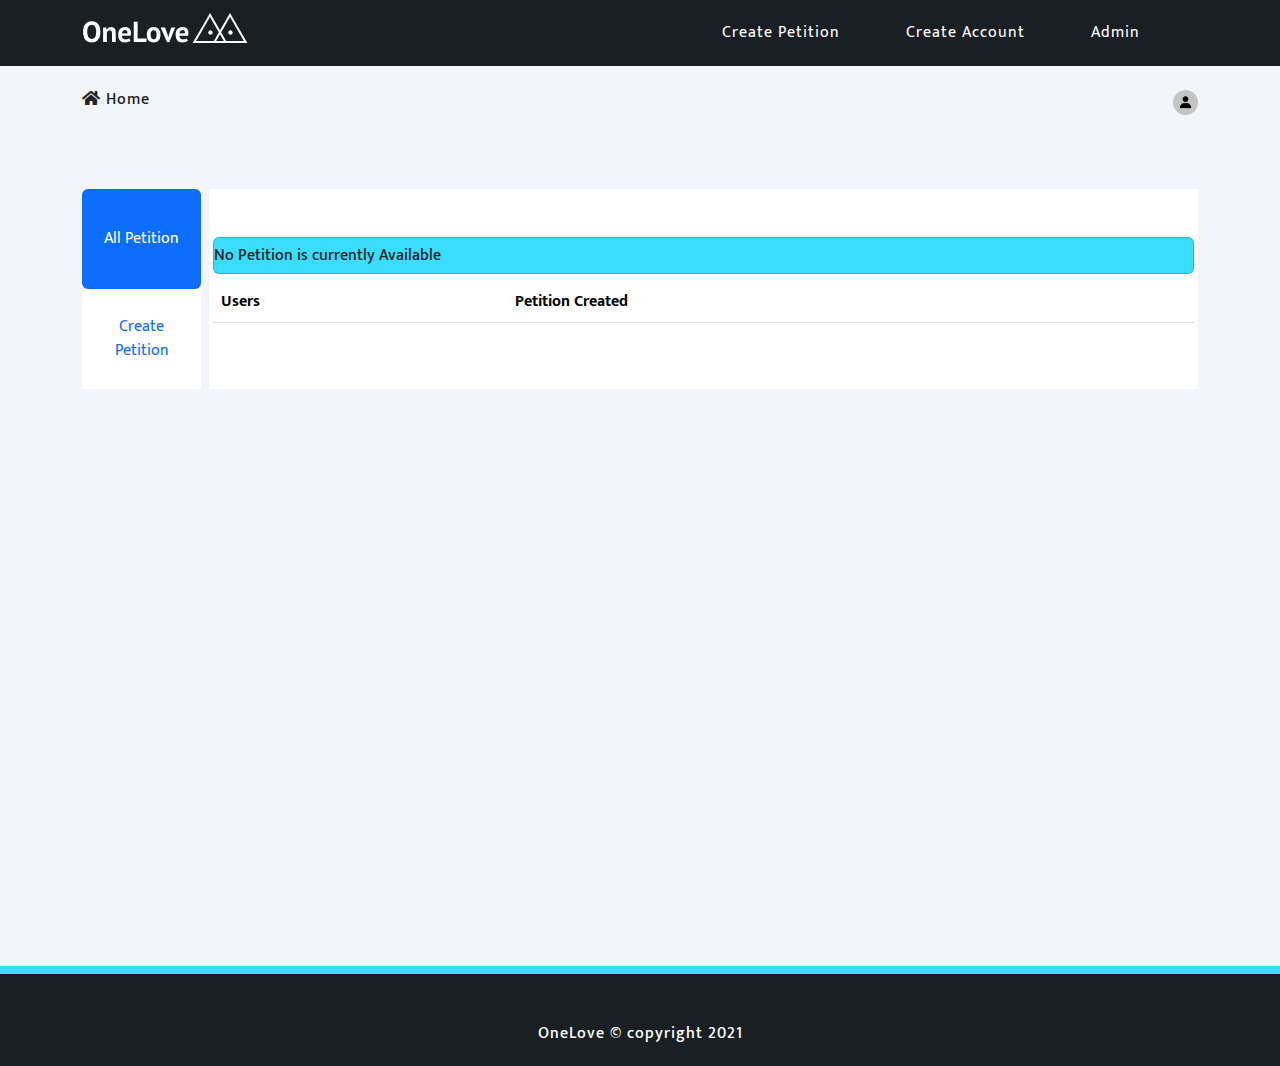
<file: pages/admins.html>
<!DOCTYPE html>
<html lang="en">
  <head>
    <meta charset="UTF-8" />
    <meta http-equiv="X-UA-Compatible" content="IE=edge" />
    <meta name="viewport" content="width=device-width, initial-scale=1.0" />
    <!-- bootstrap -->
    <link
      href="https://cdn.jsdelivr.net/npm/bootstrap@5.0.0-beta2/dist/css/bootstrap.min.css"
      rel="stylesheet"
    />
    <!-- css -->
    <link rel="stylesheet" href="../css/main.css" />
    <!-- font awesome -->
    <link
      rel="stylesheet"
      href="https://cdnjs.cloudflare.com/ajax/libs/font-awesome/5.15.2/css/all.min.css"
    />
    <title>Admin Dashboard</title>
  </head>
  <body>
    <!-- nav sect -->
    <section class="addnav">
      <header>
        <nav class="navbar navbar-expand-lg navbar-dark w-100">
          <div class="container">
            <a class="navbar-brand" href="../index.html"
              ><img src="../img/Group 46.png" alt=""
            /></a>
            <button
              class="navbar-toggler"
              type="button"
              data-bs-toggle="collapse"
              data-bs-target="#navbarNav"
              aria-controls="navbarNav"
              aria-expanded="false"
              aria-label="Toggle navigation"
            >
              <span class="navbar-toggler-icon"></span>
            </button>
            <div class="collapse navbar-collapse" id="navbarNav">
              <ul class="navbar-nav ulnavs ms-auto">
                <li class="nav-item">
                  <!-- first link -->
                  <a
                    class="nav-link"
                    aria-current="page"
                    href="./addPet.html"
                    id="chcks"
                    >Create Petition</a
                  >
                </li>

                <!-- 2ndlink -->
                <li class="nav-item">
                  <a class="nav-link text-dark" href="/pages/createAccount.html" id="logg"
                    >Create Account</a
                  >
                </li>
                <!-- 3rdlink -->
                <li class="nav-item">
                  <a class="nav-link" href="#" id="adlogg">Admin</a>
                </li>
              </ul>
            </div>
          </div>
        </nav>
      </header>
    </section>
    <!-- contents -->
    <section class="tableadmin table-responsive admins">
      <div class="container">
        <!-- dashboard/home div -->
        <div class="d-flex justify-content-between py-4">
          <h6 class="pl-5 ml-5">
            <a href="../index.html" class="text-dark"
              ><i class="fa fa-home" aria-hidden="true"></i> Home</a
            >
          </h6>
          <!-- icon -->
          <div class="text-center">
            <img
              src="../img/Group 45.png"
              class="img-responsive imgiconi"
              alt=""
            />
            <small id="uname">UserName</small>
          </div>
        </div>
        <div class="d-flex  py-5">
          <!-- nav tab -->
          <div
            class="nav flex-column nav-pills me-2 bg-white"
            id="v-pills-tab"
            role="tablist"
            aria-orientation="vertical"
          >
            <!-- first btn nav for petition list -->
            <button
              class="nav-link active hhs"
              id="v-pills-home-tab"
              data-bs-toggle="pill"
              data-bs-target="#v-pills-home"
              type="button"
              role="tab"
              aria-controls="v-pills-home"
              aria-selected="true"
            >
              <span>All Petition</span>
              <!-- <small>Petition List</small> -->
            </button>
            <!-- 2nd btn nav for create list -->

            <button
              class="nav-link hhs"
              id="v-pills-profile-tab"
              data-bs-toggle="pill"
              data-bs-target="#v-pills-profile"
              type="button"
              role="tab"
              aria-controls="v-pills-profile"
              aria-selected="false"
            >
             <span>Create Petition</span>
              <!-- <small>Create Petition</small> -->
            </button>
          </div>
          <!-- content tab -->
          <div
            class="tab-content w-100 tabad px-1 py-5"
            id="v-pills-tabContent"
          >
            <!-- content for petition list -->
            <div
              class="tab-pane fade show active"
              id="v-pills-home"
              role="tabpanel"
              aria-labelledby="v-pills-home-tab"
            >
              <!-- table starts -->
              <div class="table-responsive">
                <div id="ava"></div>
                <table class="table table-hover">
                  <thead>
                    <tr>
                      <th>Users</th>
                      <th colspan="2">Petition Created</th>
                    </tr>
                  </thead>
                  <tbody id="tbod">
                    <!-- 1 -->
                  </tbody>
                </table>
              </div>
            </div>
            <!-- content for create petition -->
            <div
              class="tab-pane fade"
              id="v-pills-profile"
              role="tabpanel"
              aria-labelledby="v-pills-profile-tab"
            >
              <!-- creat pet form -->
              <div class="container">
                <div class="row align-items-center p-2">
                  <div class="col-md-8 col-lg-8 col-sm-12 formsct">
                    <div class="container-fluid">
                      <form
                        action=""
                        class="py-5 wdth"
                        id="formAddPet"
                        enctype="multipart/form-data"
                      >
                        <h3 class="dtxt">&mdash; Create a Petition</h3>
                        <p class="pb-3">
                          By creating this petition you have should be assured
                          the world is listening
                        </p>
                        <div class="mb-3">
                          <label for="usernamePet" class="form-label"
                            >Name</label
                          >
                          <input
                            type="text"
                            class="form-control"
                            id="usernamePet"
                            placeholder=""
                            required
                          />
                        </div>
                        <div class="mb-3">
                          <label for="petTitle" class="form-label"
                            >Title of Petition</label
                          >
                          <input
                            type="text"
                            class="form-control"
                            id="petTitle"
                            placeholder=""
                            required
                          />
                        </div>
                        <div class="mb-3">
                          <label for="petDesc" class="form-label"
                            >Petition Description</label
                          >
                          <textarea
                            class="form-control"
                            id="petDesc"
                            rows="7"
                            required
                          ></textarea>
                        </div>
                        <div class="mb-3">
                          <input type="file" id="myImg" required />
                        </div>
                        <div class="text-center">
                          <a href="#"
                            ><button class="btn btn-dark bts">
                              Create Petition
                            </button></a
                          >
                        </div>
                      </form>
                    </div>
                  </div>
                  <div class="col-md-4 col-lg-4 col-sm-12">
                    <div class="p-2">
                      <img
                        src="../img/Rectangle 44.png"
                        class="img-fluid imga"
                        alt=""
                      />
                    </div>
                    <div class="p-2">
                      <img
                        src="../img/Rectangle 41.png"
                        class="img-fluid imga"
                        alt=""
                      />
                    </div>
                  </div>
                </div>
              </div>
            </div>
          </div>
        </div>
      </div>
    </section>

    <!-- footer -->
    <section class="foot text-center text-white pt-5 pb-1">
      <footer>
        <p>OneLove &copy; copyright 2021</p>
      </footer>
    </section>

    <script src="https://code.jquery.com/jquery-3.5.1.min.js"></script>
    <script src="https://cdn.jsdelivr.net/npm/@popperjs/core@2.6.0/dist/umd/popper.min.js"></script>
    <script src="https://cdn.jsdelivr.net/npm/bootstrap@5.0.0-beta2/dist/js/bootstrap.min.js"></script>
    <script src="../js/login.js"></script>
  </body>
</html>
</file>
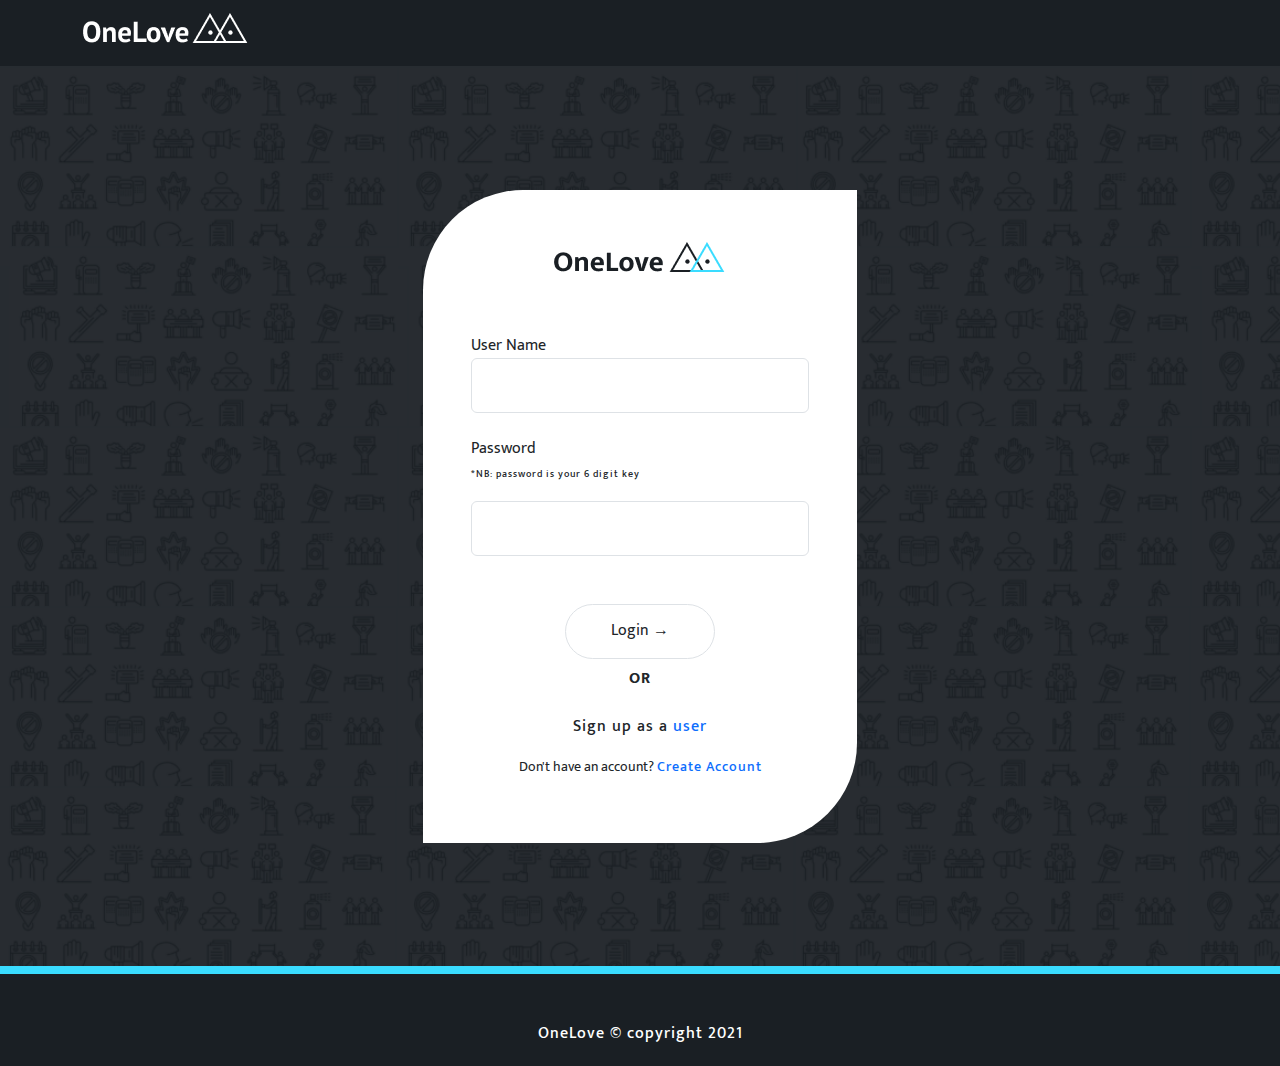
<file: pages/adminsign.html>
<!DOCTYPE html>
<html lang="en">
  <head>
    <meta charset="UTF-8" />
    <meta http-equiv="X-UA-Compatible" content="IE=edge" />
    <meta name="viewport" content="width=device-width, initial-scale=1.0" />
    <!-- bootstrap -->
    <link
      href="https://cdn.jsdelivr.net/npm/bootstrap@5.0.0-beta2/dist/css/bootstrap.min.css"
      rel="stylesheet"
    />
    <!-- font awesome -->
    <link
      rel="stylesheet"
      href="https://cdnjs.cloudflare.com/ajax/libs/font-awesome/5.15.2/css/all.min.css"
    />
    <!-- css -->
    <link rel="stylesheet" href="../css/main.css" />
    <title>Create Account as Admin</title>
  </head>
  <body>
    <!-- nav sect -->
    <section class="addnav">
      <header>
        <nav class="navbar navbar-expand-lg navbar-dark w-100">
          <div class="container">
            <a class="navbar-brand" href="../index.html"
              ><img src="../img/Group 46.png" alt=""
            /></a>
            <button
              class="navbar-toggler"
              type="button"
              data-bs-toggle="collapse"
              data-bs-target="#navbarNav"
              aria-controls="navbarNav"
              aria-expanded="false"
              aria-label="Toggle navigation"
            >
              <span class="navbar-toggler-icon"></span>
            </button>
          
          </div>
        </nav>
      </header>
    </section>
    <!-- contents -->
    <section class="createacct">
      <!-- signup -->
      <div class="flx p-2">
        <form action="" class="fms p-5 bg-white" id="adsignIn">
           <!-- images -->
           <div class="text-center mb-5">
            <img src="../img/Group 150.png" alt="">

          </div>     
          <!-- username -->
          <div class="mb-4">
            <label for="newName" class="label-control">User Name</label>
            <input type="text" id="newNames" class="form-control" required />
          </div>
          <!-- passwod -->
          <div class="mb-5">
            <label for="passwds" class="label-control">Password</label>
            <p>
              <small class="ssmall">*NB: password is your 6 digit key</small>
            </p>
            <input
              type="password"
              name="passwds"
              id="passwds"
              class="form-control"
              required
            />
          </div>
          <!-- signup btn -->

          <div class="my-3 text-center">
            <input
              type="submit"
              name=""
              id="login"
              value="Login &rarr;"
              class="form-control btn-outline-dark btns"
              placeholder=""
              aria-describedby="helpId"
            />
            <p class="py-2"><b>OR</b></p>
            <p>Sign up as a <a href="./signin.html" class="">user</a></p>
            <small>Don't have an account? <a href="./createAdmin.html">Create Account</a> </small>
          </div>
        </form>
      </div>
    </section>
    <!-- footer -->
    <section class="foot text-center text-white pt-5 pb-1">
      <footer>
        <p>OneLove &copy; copyright 2021</p>
      </footer>
    </section>
    <!-- script for jquery -->
    <script src="https://code.jquery.com/jquery-3.5.1.min.js"></script>
    <!-- script for pooper 7 bootsrap -->
    <script src="https://cdn.jsdelivr.net/npm/@popperjs/core@2.6.0/dist/umd/popper.min.js"></script>
    <script src="https://cdn.jsdelivr.net/npm/bootstrap@5.0.0-beta2/dist/js/bootstrap.min.js"></script>

    <!-- script for login.js -->
    <script src="../js/login.js"></script>
  </body>
</html>
</file>
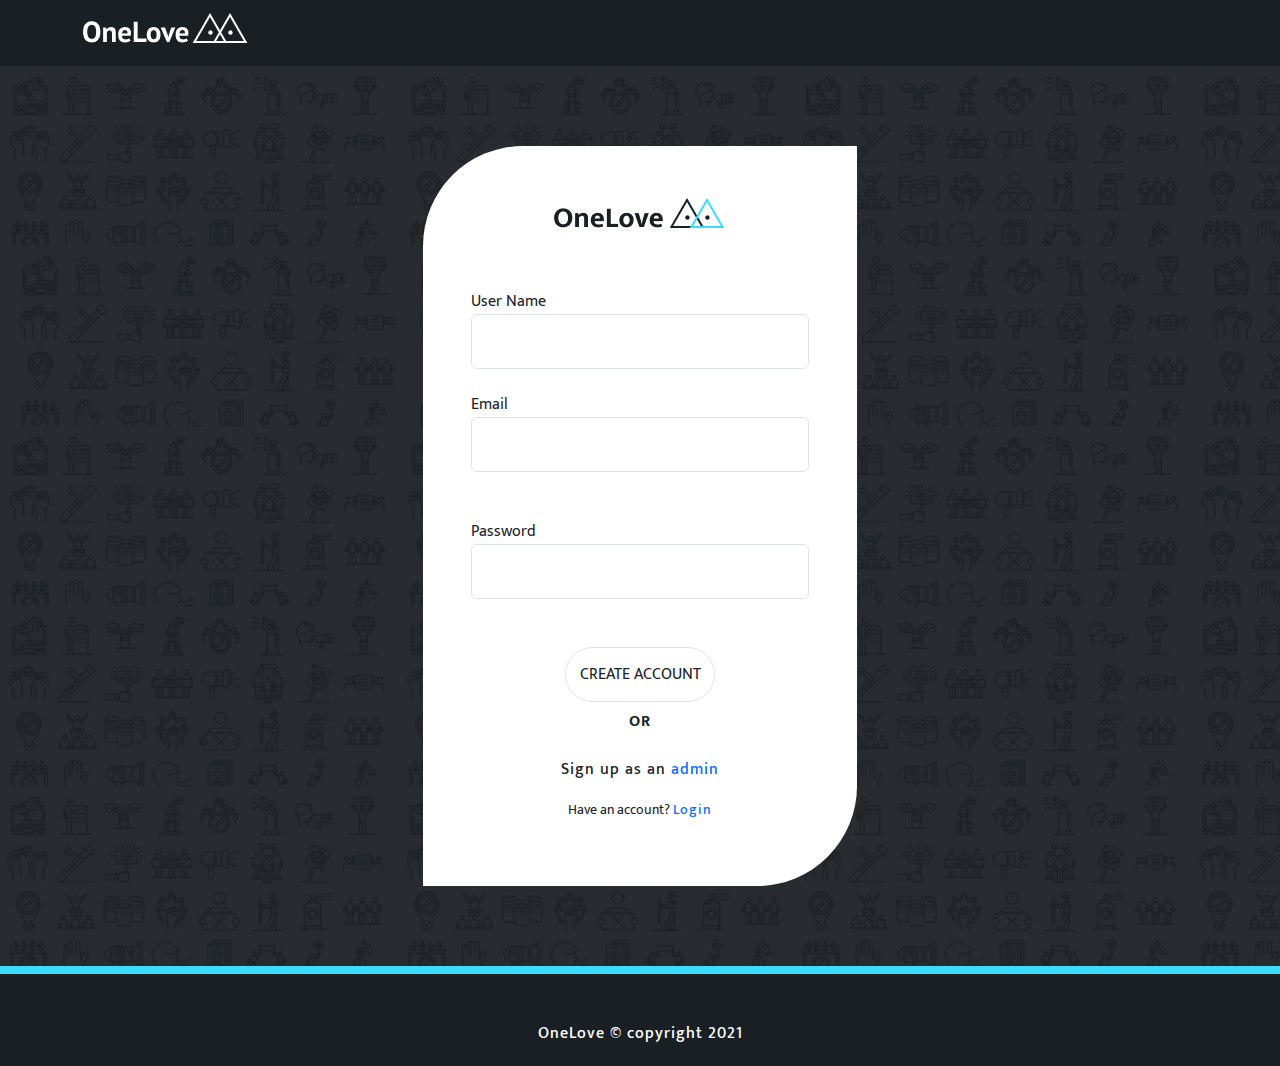
<file: pages/createAccount.html>
<!DOCTYPE html>
<html lang="en">
  <head>
    <meta charset="UTF-8" />
    <meta http-equiv="X-UA-Compatible" content="IE=edge" />
    <meta name="viewport" content="width=device-width, initial-scale=1.0" />
    <!-- bootstrap -->
    <link
      href="https://cdn.jsdelivr.net/npm/bootstrap@5.0.0-beta2/dist/css/bootstrap.min.css"
      rel="stylesheet"
    />
    <!-- font awesome -->
    <link
      rel="stylesheet"
      href="https://cdnjs.cloudflare.com/ajax/libs/font-awesome/5.15.2/css/all.min.css"
    />
    <!-- css -->
    <link rel="stylesheet" href="../css/main.css" />
    <title>Create Account as a User</title>
  </head>
  <body>
    <!-- nav sect -->
    <section class="addnav">
      <header>
        <nav class="navbar navbar-expand-lg navbar-dark w-100">
          <div class="container">
            <a class="navbar-brand" href="../index.html"
              ><img src="../img/Group 46.png" alt=""
            /></a>
            <button
              class="navbar-toggler"
              type="button"
              data-bs-toggle="collapse"
              data-bs-target="#navbarNav"
              aria-controls="navbarNav"
              aria-expanded="false"
              aria-label="Toggle navigation"
            >
              <span class="navbar-toggler-icon"></span>
            </button>
           
          </div>
        </nav>
      </header>
    </section>
    <!-- contents -->
    <section class="createacct">
      <!-- signup -->
      <div class="flx p-2">
        <form action="" class="fms p-5 bg-white" id="createA">
          <!-- images -->
          <div class="text-center mb-5">
            <img src="../img/Group 150.png" alt="">

          </div>         
           <!-- username -->
          <div class="mb-4">
            <label for="newNameS" class="label-control">User Name</label>
            <input type="text" id="newNameS" class="form-control" required />
          </div>
           <!-- email -->
           <div class="mb-5">
            <label for="emails" class="label-control">Email</label>
            <input
              type="email"
              name="emails"
              id="emails"
              class="form-control"
              required
            />
          </div>
          <!-- signup btn -->
          <!-- passwod -->
          <div class="mb-5">
            <label for="passwdS" class="label-control">Password</label>
            <input
              type="password"
              name="passwdS"
              id="passwdS"
              class="form-control"
              required
            />
          </div>
          <!-- signup btn -->

          <div class="my-3 text-center">
            <input
              type="submit"
              name=""
              id="acct"
              value="CREATE ACCOUNT"
              class="form-control btn-outline-dark btns"
              placeholder=""
              aria-describedby="helpId"
              
            />
            <p class="py-2"><b>OR</b></p>
            <p>Sign up as an <a href="./createAdmin.html" class="">admin</a></p>
            <small>Have an account? <a href="./signin.html">Login</a> </small>

          </div>
        </form>
      </div>
    </section>
    <!-- footer -->
    <section class="foot text-center text-white pt-5 pb-1">
      <footer>
        <p>OneLove &copy; copyright 2021</p>
      </footer>
    </section>
    <!-- script for jquery -->
    <script src="https://code.jquery.com/jquery-3.5.1.min.js"></script>
    <!-- script for pooper 7 bootsrap -->
    <script src="https://cdn.jsdelivr.net/npm/@popperjs/core@2.6.0/dist/umd/popper.min.js"></script>
    <script src="https://cdn.jsdelivr.net/npm/bootstrap@5.0.0-beta2/dist/js/bootstrap.min.js"></script>
    <!-- script for login.js -->
    <script src="../js/login.js"></script>
  </body>
</html>
</file>
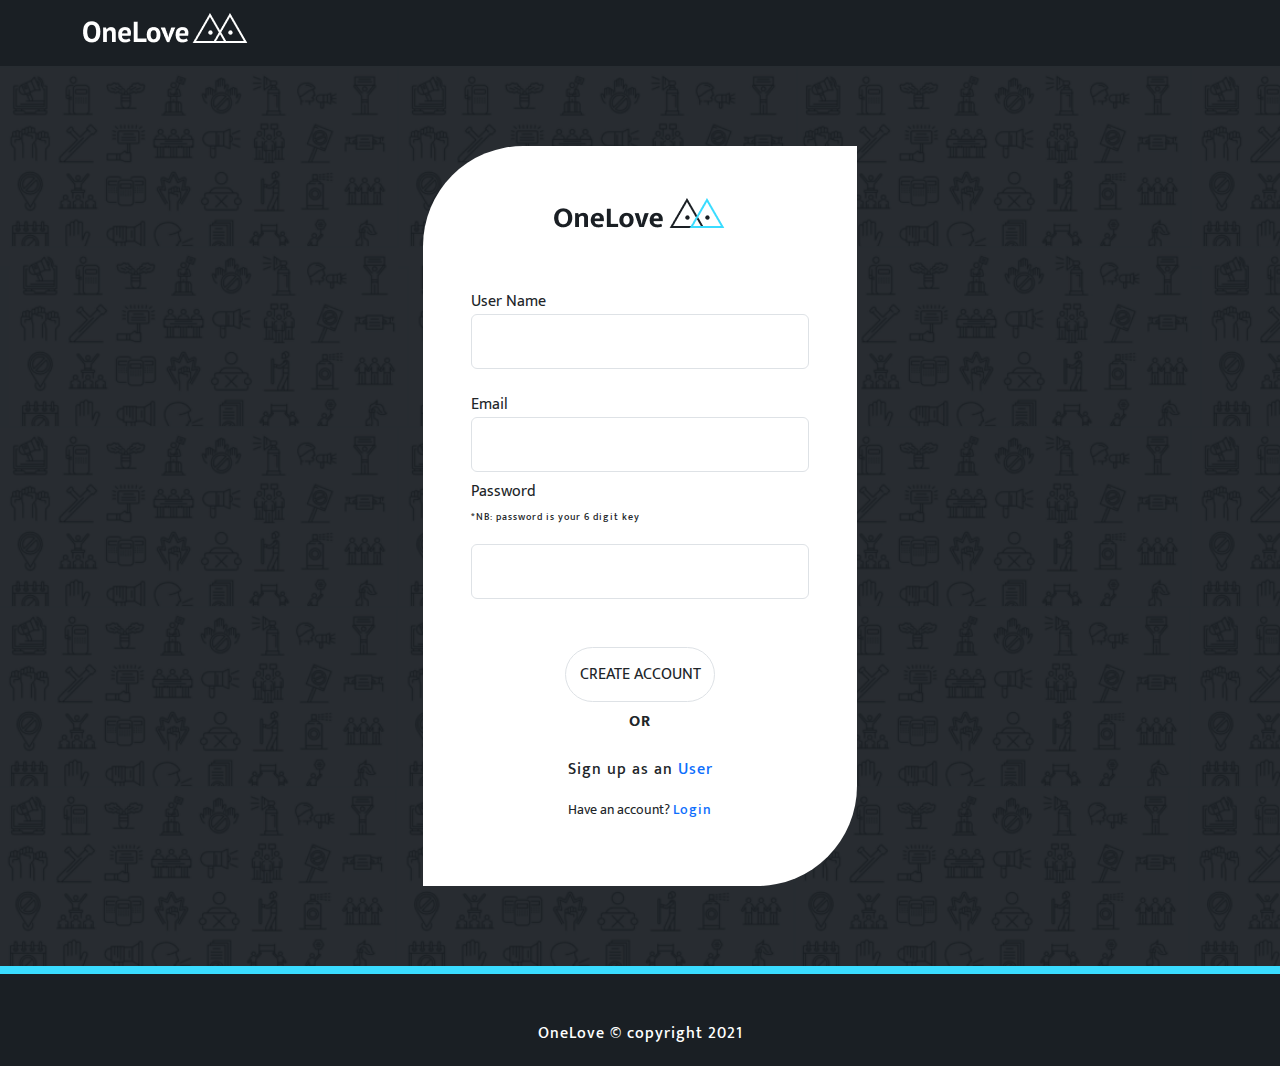
<file: pages/createAdmin.html>
<!DOCTYPE html>
<html lang="en">
  <head>
    <meta charset="UTF-8" />
    <meta http-equiv="X-UA-Compatible" content="IE=edge" />
    <meta name="viewport" content="width=device-width, initial-scale=1.0" />
    <!-- bootstrap -->
    <link
      href="https://cdn.jsdelivr.net/npm/bootstrap@5.0.0-beta2/dist/css/bootstrap.min.css"
      rel="stylesheet"
    />
    <!-- font awesome -->
    <link
      rel="stylesheet"
      href="https://cdnjs.cloudflare.com/ajax/libs/font-awesome/5.15.2/css/all.min.css"
    />
    <!-- css -->
    <link rel="stylesheet" href="../css/main.css" />
    <title>Create Account as Admin</title>
  </head>
  <body>
    <!-- nav sect -->
    <section class="addnav">
      <header>
        <nav class="navbar navbar-expand-lg navbar-dark w-100">
          <div class="container">
            <a class="navbar-brand" href="../index.html"
              ><img src="../img/Group 46.png" alt=""
            /></a>
            <button
              class="navbar-toggler"
              type="button"
              data-bs-toggle="collapse"
              data-bs-target="#navbarNav"
              aria-controls="navbarNav"
              aria-expanded="false"
              aria-label="Toggle navigation"
            >
              <span class="navbar-toggler-icon"></span>
            </button>
          
          </div>
        </nav>
      </header>
    </section>
    <!-- contents -->
    <section class="createacct">
      <!-- signup -->
      <div class="flx p-2">
        <form action="" class="fms p-5 bg-white" id="createAd">
          <!-- images -->
          <div class="text-center mb-5">
            <img src="../img/Group 150.png" alt="">

          </div>         
           <!-- username -->
          <div class="mb-4">
            <label for="newNamesA" class="label-control">User Name</label>
            <input type="text" id="newNamesA" class="form-control" required />
          </div>
           <!-- email -->
           <div class="mb-2">
            <label for="emails" class="label-control">Email</label>
            <input
              type="email"
              name="emails"
              id="emails"
              class="form-control"
              required
            />
          </div>
          <!-- signup btn -->
          <!-- passwod -->
          <div class="mb-5">
            <label for="passwdsA" class="label-control">Password</label>
            <p>
                <small class="ssmall">*NB: password is your 6 digit key</small>
              </p>
            <input
              type="password"
              name="passwdsA"
              id="passwdsA"
              class="form-control"
              required
            />
          </div>
          <!-- signup btn -->

          <div class="my-3 text-center">
            <input
              type="submit"
              name=""
              id="acct"
              value="CREATE ACCOUNT"
              class="form-control btn-outline-dark btns"
              placeholder=""
              aria-describedby="helpId"
              
            />
            <p class="py-2"><b>OR</b></p>
            <p>Sign up as an <a href="./createAccount.html" class="">User</a></p>
            <small>Have an account? <a href="./adminsign.html">Login</a> </small>
          </div>
        </form>
      </div>
    </section>
    <!-- footer -->
    <section class="foot text-center text-white pt-5 pb-1">
      <footer>
        <p>OneLove &copy; copyright 2021</p>
      </footer>
    </section>
    <!-- script for jquery -->
    <script src="https://code.jquery.com/jquery-3.5.1.min.js"></script>
    <!-- script for pooper 7 bootsrap -->
    <script src="https://cdn.jsdelivr.net/npm/@popperjs/core@2.6.0/dist/umd/popper.min.js"></script>
    <script src="https://cdn.jsdelivr.net/npm/bootstrap@5.0.0-beta2/dist/js/bootstrap.min.js"></script>
    <!-- script for login.js -->
    <script src="../js/login.js"></script>
  </body>
</html>
</file>
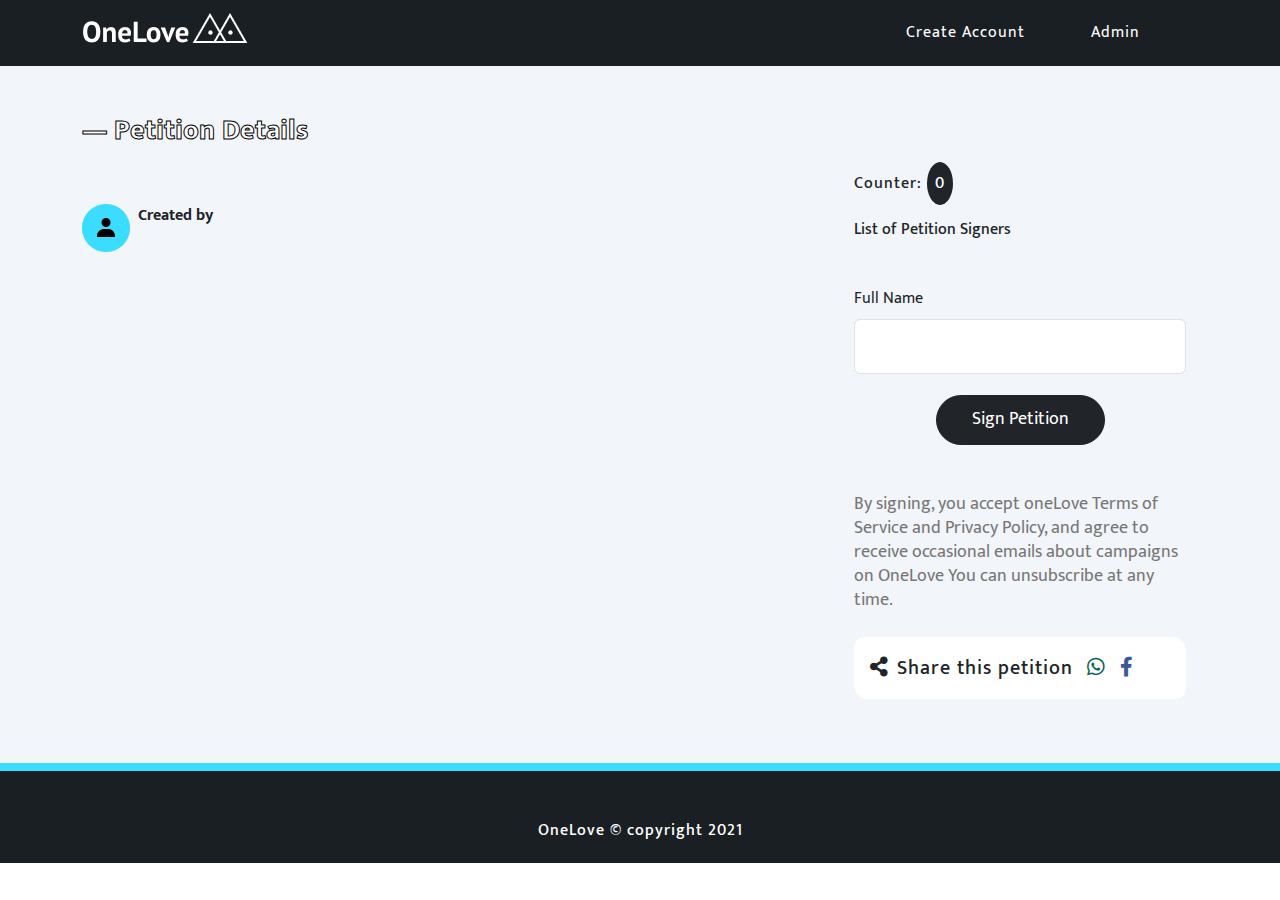
<file: pages/petition.html>
<!DOCTYPE html>
<html lang="en">
  <head>
    <meta charset="UTF-8" />
    <meta http-equiv="X-UA-Compatible" content="IE=edge" />
    <meta name="viewport" content="width=device-width, initial-scale=1.0" />
    <!-- bootstrap -->
    <link
      href="https://cdn.jsdelivr.net/npm/bootstrap@5.0.0-beta2/dist/css/bootstrap.min.css"
      rel="stylesheet"
    />
    <!-- font awesome -->
    <link
      rel="stylesheet"
      href="https://cdnjs.cloudflare.com/ajax/libs/font-awesome/5.15.2/css/all.min.css"
    />

    <!-- css -->
    <link rel="stylesheet" href="../css/main.css" />
    <title>Petition</title>
  </head>
  <body>
    <!-- nav sect -->
    <section class="addnav">
      <header>
        <nav class="navbar navbar-expand-lg navbar-dark w-100">
          <div class="container">
            <a class="navbar-brand" href="../index.html"
              ><img src="../img/Group 46.png" alt=""
            /></a>
            <button
              class="navbar-toggler"
              type="button"
              data-bs-toggle="collapse"
              data-bs-target="#navbarNav"
              aria-controls="navbarNav"
              aria-expanded="false"
              aria-label="Toggle navigation"
            >
              <span class="navbar-toggler-icon"></span>
            </button>
            <div class="collapse navbar-collapse" id="navbarNav">
              <ul class="navbar-nav ulnavs ms-auto">

                  <!-- 1st link -->
                  <li class="nav-item">
                    <a class="nav-link text-dark" href="/pages/createAccount.html" id="logg"
                      >Create Account</a
                    >
                  </li>
                <!-- 2bd link -->
                <li class="nav-item">
                  <a class="nav-link" href="./adminsign.html" id="adlogg"
                    >Admin</a
                  >
                </li>
              </ul>
            </div>
          </div>
        </nav>
      </header>
    </section>
    <!-- contents -->
    <section class="contssect">
      <div class="container">
        <h3 class="dtxt pt-5">&mdash; Petition Details</h3>
        <!-- row starts -->
        <div class="row py-3">
          <!-- first col -->
          <div class="col-md-8 col-lg-8 col-sm-12">
            <div class="me-3 wdt">
              <!-- title of pet -->
              <h4 id="titl">
              <!-- data from js/pet.js -->

              </h4>
              <!-- image -->
              <img id="imgd" class="w-100 hs py-2" alt="" />
              <div class="d-flex">
                <!-- icon -->
                <div class="me-2">
                  <img
                    src="../img/blueuser.png"
                    class="img-responsive"
                    alt=""
                  />
                </div>
                <div>
                  <b>
                    <!--  -->
                    <span>Created by</span>
                  </b>
                  <!--  creator name-->
                  <p id="creat">
              <!-- data from js/pet.js -->

                  </p>
                </div>
              </div>
              <!-- text content for pet div -->
              <div class="txtconts">
                <p class="text-justify p-2 pcp" id="contentpet">
              <!-- data from js/pet.js -->

                </p>
              </div>
            </div>
          </div>
          <!-- second col -->
          <div class="col-md-4 col-lg-4 col-sm-12 px-4">
            <!-- pet count -->
            <p class="mb-4">
              Counter:
              <span id="counter" class="bg-dark p-2 text-white rounded-circle"
                >0</span
              >
            </p>
            <h6>List of Petition Signers</h6>

            <ul class="my-2 lis" id="flx">
              <!-- icon -->
              <!-- user who signed -->
              <!-- data from js/pet.js -->
            </ul>
            <!-- pet signing form -->
            <div class="my-5">
              <form action="" class="mb-5" id="signForm">
                <!-- first name -->

                <div class="my-2">
                  <label for="fullname" class="form-label">Full Name</label>
                  <input
                    type="text"
                    id="fullname"
                    class="form-control"
                    required
                  />
                </div>
               
                <div class="my-3 text-center">
                  <a href="#"
                    ><button class="btn btn-dark bts" id="signer">
                      Sign Petition
                    </button></a
                  >
                </div>
              </form>
            <small class="pc mb-1">
              By signing, you accept oneLove Terms of Service and Privacy
                Policy, and agree to receive occasional emails about campaigns
                on OneLove You can unsubscribe at any time.
            </small>

              <div>
                <!-- share -->
                <p class="share p-3 mt-4">
                  <i class="fa fa-share-alt me-2" aria-hidden="true"></i>Share
                  this petition
              
                  <span class="mx-2">
                    <!-- whatsapp -->
                    <a href="#" id="apps"><i class="fab fa-whatsapp"></i></a></span>
                    <!-- facebook -->
                  <span>
                    <a href="#" id="fbs"  ><i class="fab fa-facebook-f"></i></a
                  ></span>
                </p>
              </div>
            </div>
          </div>
        </div>
        <!-- row ends -->
      </div>
    </section>
    <!-- footer -->
    <section class="foot text-center text-white pt-5 pb-1">
      <footer>
        <p>OneLove &copy; copyright 2021</p>
      </footer>
    </section>

    <script src="https://code.jquery.com/jquery-3.5.1.min.js"></script>
    <script src="https://cdn.jsdelivr.net/npm/@popperjs/core@2.6.0/dist/umd/popper.min.js"></script>
    <script src="https://cdn.jsdelivr.net/npm/bootstrap@5.0.0-beta2/dist/js/bootstrap.min.js"></script>
    <script src="/js/pet.js"></script>
  </body>
</html>
</file>
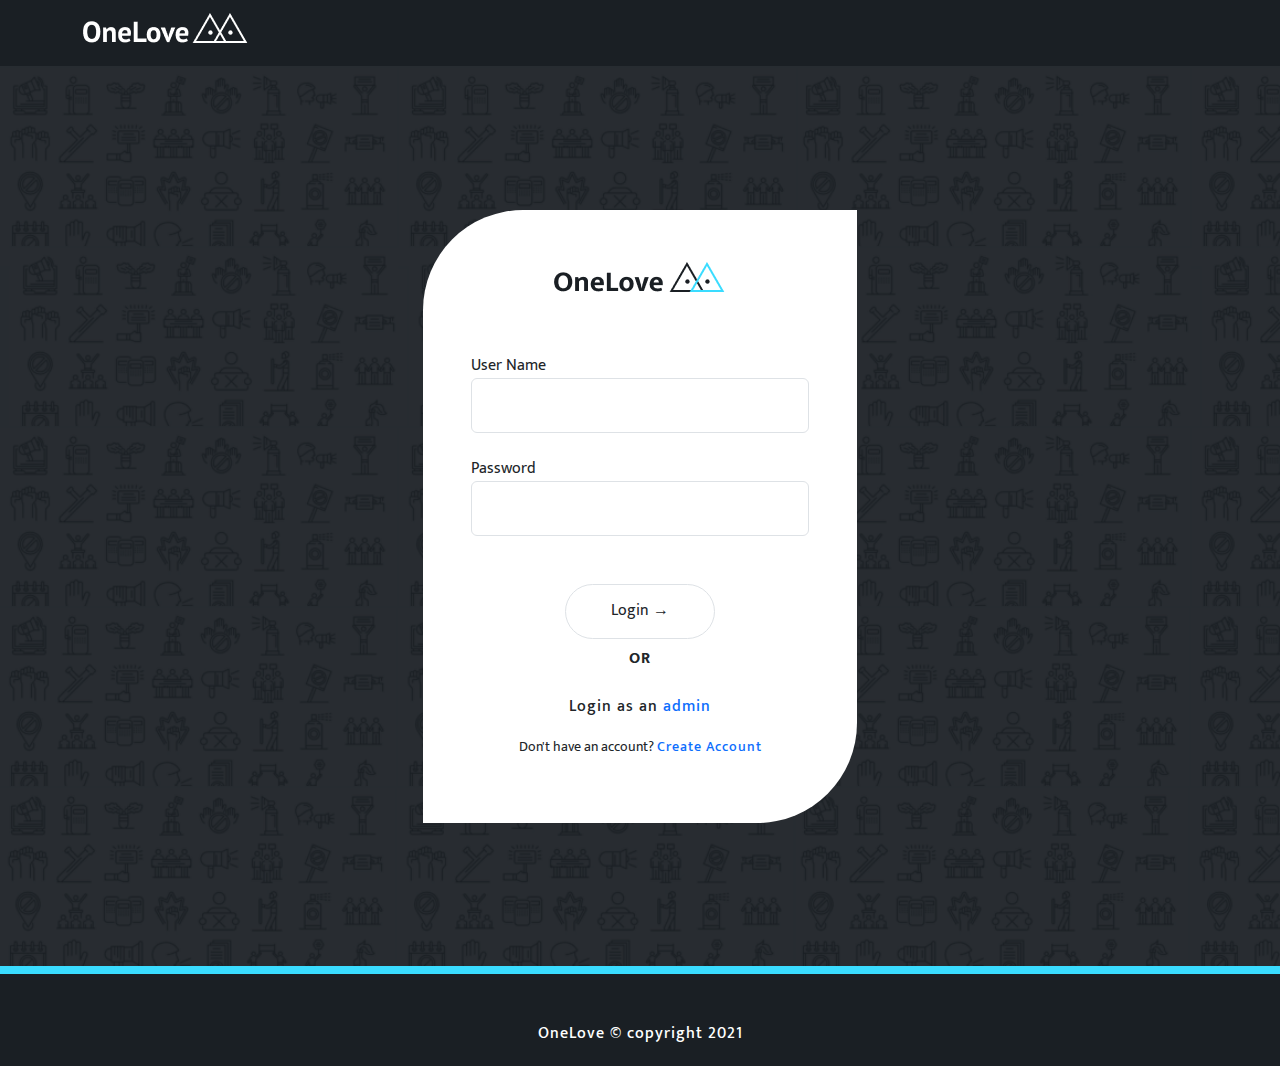
<file: pages/signin.html>
<!DOCTYPE html>
<html lang="en">
  <head>
    <meta charset="UTF-8" />
    <meta http-equiv="X-UA-Compatible" content="IE=edge" />
    <meta name="viewport" content="width=device-width, initial-scale=1.0" />
    <!-- bootstrap -->
    <link
      href="https://cdn.jsdelivr.net/npm/bootstrap@5.0.0-beta2/dist/css/bootstrap.min.css"
      rel="stylesheet"
    />
    <!-- font awesome -->
    <link
      rel="stylesheet"
      href="https://cdnjs.cloudflare.com/ajax/libs/font-awesome/5.15.2/css/all.min.css"
    />
    <!-- css -->
    <link rel="stylesheet" href="../css/main.css" />
    <title>Create Account</title>
  </head>
  <body>
    <!-- nav sect -->
    <section class="addnav">
      <header>
        <nav class="navbar navbar-expand-lg navbar-dark w-100">
          <div class="container">
            <a class="navbar-brand" href="../index.html"
              ><img src="../img/Group 46.png" alt=""
            /></a>
            <button
              class="navbar-toggler"
              type="button"
              data-bs-toggle="collapse"
              data-bs-target="#navbarNav"
              aria-controls="navbarNav"
              aria-expanded="false"
              aria-label="Toggle navigation"
            >
              <span class="navbar-toggler-icon"></span>
            </button>
          
          </div>
        </nav>
      </header>
    </section>
    <!-- contents -->
    <section class="createacct">
      <!-- signup -->
      <div class="flx p-2">
        <form action="" class="fms p-5 bg-white" id="signIn">
          <!-- images -->
          <div class="text-center mb-5">
            <img src="../img/Group 150.png" alt="">

          </div>         
           <!-- username -->
          <div class="mb-4">
            <label for="newName" class="label-control">User Name</label>
            <input type="text" id="newName" class="form-control" required />
          </div>
          <!-- passwod -->
          <div class="mb-5">
            <label for="passwd" class="label-control">Password</label>
            <input
              type="password"
              name="passwd"
              id="passwd"
              class="form-control"
              required
            />
          </div>
          <!-- signup btn -->

          <div class="my-3 text-center">
            <input
              type="submit"
              name=""
              id="loggs"
              value="Login &rarr;"
              class="form-control btn-outline-dark btns"
              placeholder=""
              aria-describedby="helpId"
              
            />
            <p class="py-2"><b>OR</b></p>
            <p>Login as an <a href="./adminsign.html" class="">admin</a></p>
            <small>Don't have an account? <a href="./createAccount.html">Create Account</a> </small>

          </div>
        </form>
      </div>
    </section>
    <!-- footer -->
    <section class="foot text-center text-white pt-5 pb-1">
      <footer>
        <p>OneLove &copy; copyright 2021</p>
      </footer>
    </section>
    <!-- script for jquery -->
    <script src="https://code.jquery.com/jquery-3.5.1.min.js"></script>
    <!-- script for pooper 7 bootsrap -->
    <script src="https://cdn.jsdelivr.net/npm/@popperjs/core@2.6.0/dist/umd/popper.min.js"></script>
    <script src="https://cdn.jsdelivr.net/npm/bootstrap@5.0.0-beta2/dist/js/bootstrap.min.js"></script>
    <!-- script for login.js -->
    <script src="../js/login.js"></script>
  </body>
</html>
</file>
<file: css/style.css>
/* font import */
@import url("https://fonts.googleapis.com/css2?family=Mukta:wght@400;500;700&display=swap");
/* Root variables */
:root {
  --darkpur: #7255a4;
  --yelcol: #f1bf45;
  --blktxt: #1a1f24;
  --footerbk: #37343e;
  --sectbkcol: #f2f5fa;
  --linecol: rgba(168, 141, 216, 0.5);
  --white: #ffffff;
}

/* top sect starts */
/* background img */
.topsect {
  background-image: url(/img/Group\ 7.png);
  background-repeat: no-repeat;
  /* min-height: 80vh; */
  background-size: cover;
}
a {
  text-decoration: none;
  cursor: pointer;
}
p {
  color: var(--blktxt);
}
section {
  letter-spacing: 1px;
  font-family: "Mukta", sans-serif;
}
/*nav  */
header {
  border-bottom: 1px solid var(--linecol);
}
.navbtn {
  background-color: var(--darkpur);
  text-align: left;
  border-radius: 5px;
  
}

/* top cont */
.just {
  max-width: 500px;
  width: 100%;
}
.justa {
  font-weight: bolder;
  font-size: 43px;
  color:rgba(114, 85, 164, 0.1);
  -webkit-text-stroke: 1px #000000;
}
.just p{
  font-size: 20px;
  color: #1A1F24;
}
.bb{
  width: 195px;
  height: 45px;
}

/*  */
.purp {
  background-color: var(--darkpur);
}
.bt-yel {
  border: 1px solid var(--yelcol);
}
.yeltxt {
  color: var(--yelcol);
}
.purp p{
  color: rgba(255, 255, 255, 0.7);
}
/* row layer */
.rows .card-body,
.feat {
  background-color: var(--sectbkcol);
}

/* third sect feat */

.ws{
  max-width: 400px;
  width: 100%;
}
.feat .ftt,
.ftt{
  font-size: 14px;
  color:#777777;
  font-weight: 500px;
  line-height: 28px;
}

/* fourth sect */
/* form */
.newsform {
  max-width: 600px;
  display: flex;
  flex-direction: row;
  /* height: 50px; */
  border-radius: 25px;
  box-shadow:  0px 0px 28px rgba(118, 118, 118, 0.25);
}
.newsform input {
 margin: 0px 50px;
  border: none;
  width: 100%;
  flex-grow: 2;
  height: 50px;

}

.newsform input:focus {
  outline: none;
}

/* btn for form */

.fmbtn {
  width: 200px;
  border-radius: 20px;
  border: none;
}

/* footer */
.foots {
  background-color: var(--footerbk);
}
/* index.html ends */

/* createcause.html starts */
.purs {
  height: 10px;
  background-color: var(--darkpur);
}
.forms {
  background-color: var(--sectbkcol);
}
.imgfm {
  background-image: url(../img/Group\ 17.png);
  background-position: center;
  background-repeat: no-repeat;
  background-size: cover;
}

.forms form input{
  height: 60px;
}


/* createcause.html ends */

/* createacct.html starts */
.ff {
  min-height: 100vh;
  /* display: flex; */
  align-items: center;
  justify-content: center;
}

/* createacct.html ends */

/* dashboard.html */
.navyel {
  background-color: var(--yelcol);
}
.tabb {
  background-color: var(--sectbkcol);
  /* min-height: 100vh; */
}
table{
  vertical-align: middle!important;
}

/* veiw */
.imgs {
  width: 25px;
}

.bggs {
  background-color: var(--linecol);
}

.uls {
  list-style: none;
}

.cd{
  max-height: 600px;
  height: 100%;
}
.cd img{
  max-height: 300px;
  height: 100%;
  width: 100%;
  object-fit: cover;

}
 .cds{
  max-width: 300px;
}
/* share icon color */
.iconsfa .fa-facebook-f{
  color: #3b5998; 
}

.iconsfa .fa-twitter{
  color: #1da1f2;
}
/* */
.iconsfa .fa-whatsapp{
  color: #128c7e ;
}
</file>
<file: css/main.css>
/* font import */
@import url("https://fonts.googleapis.com/css2?family=Mukta:wght@400;500;700&display=swap");
/* variables */

:root {
  --navcol: #3adcff;
  --navtxtcol: #1a1f24;
  --iconcol: #f1bf45;
  --bg-col: #f2f5fa;
  --bg-col2: #f2f5f8;
  --white: #ffffff;
  --addpetbg: #e6e9ef;
}

body {
  font-family: "Mukta", sans-serif;
}
h1,
h2,
h3 {
  font-weight: 700;
}
a {
  text-decoration: none;
  letter-spacing: 1px;
  font-weight: 500;
  cursor: pointer;

}

p {
  font-size: 16px;
  letter-spacing: 1px;
  font-weight: 500;
}

/* index.html */
/* nav */
/* nav bg-col */
.navbar-nav.navbar-center {
  position: relative;
  left: 50%;
  transform: translatex(-50%);
}

.nav-item{
padding-right: 50px;
}
.navsec {
  background-color: var(--navcol);
}


/* first sect starts */

/* bgimg & border */
.banner {
  background-image: url(/img/Group\ 47.png);
  border-bottom: 20px solid var(--navcol);
}

/* txt width */
.bannrtxt {
  max-width: 400px;
}


/* btn radius */
.bts {
  border-radius: 50px;
  margin-top: 5px;
  width: 169px;
  height: 50px;
  font-size: 18px;
  line-height: 29px;
}


/* first ends */

/* third */
/* card link color */
.con {
  color: var(--iconcol);
  cursor: pointer;
}
.thrd {
  background-color: var(--bg-col2);
  background-image: url(/img/curved-pattern\ 2.png);
  background-size: cover;
  background-position: right;
  background-repeat: no-repeat;
}
.thirdcont a {
  color: var(--navtxtcol);
}
/* image sizing */
.imga{
  max-width: 400px;
  width: 100%;
  margin: 0 auto;
  height: 350px;
}
/* image sizing */

.imgb {
  max-width: 300px;
  max-height: 180px;
  width: 100%;
  height: 100%;
  object-fit: cover;
}
.lis {
  list-style: none;
  margin: 0;
  padding: 0;
  font-weight: 600;
}
/* btn sizing */
.btv{
  max-width: 150px;
  width: 100%;
  height: 50px;
  border-radius: 50px;
}
/* font sizing */
.pc{
  color: #777777;
  font-size: 18px;
  line-height: 23px;
}

/* fourth sect starts */
.rowfourth {
  max-width: 1200px;
  width: 100%;
  margin: auto;
  letter-spacing: 1px;
}
/* font-sizing */
.pcs{
  color: #66717B;
  line-height: 36px;
  font-size: 24px;
}
.wdth {
  max-width: 500px;
  width: 100%;
}

/* fifth */
.fifthsect {
  background-color: var(--bg-col);
}
.contxt {
  background-color: var(--white);
  margin: -20px auto auto auto;
}
/* footer */
.foot {
  background-color: var(--navtxtcol);
  border-top: 8px solid var(--navcol);
}

/* add pet.html page starts */
/* nav starts here */
.addnav {
  background-color: var(--navtxtcol);
}

.ulnavs li a {
  color: var(--white) !important;
}

/* contents sect */
/* text styling */
.dtxt {
  font-weight: 900;
  color: var(--white);
  -webkit-text-stroke: 1px black;
}
.contss {
  background-color: var(--bg-col);
}
/* form sect */
.formsct {
  background-color: var(--addpetbg);
}
form input{
  height: 55px;
  max-width: 600px;
}
form  textarea{
  max-width: 600px;
}
/* admin.html */
/* icon */
.imgicon {
  width: 80px;
}
.imgiconi {
  width: 25px;
}
/* admin sect */
.admins {
  min-height: 100vh;
  background-color: var(--bg-col);
}
.tabad {
  background-color: var(--white);
}
.table{
  vertical-align: middle!important;
}
.hhs{
  height: 100px;
}
/* petition.html */
/* sect */
.contssect {
  background-color: var(--bg-col);
}
/* title of pet */
.wdt {
  max-width: 700px;
  width: 100%;
}
/* height of pet img */
.hs{
  max-height: 500px;
  height: 100%;
}
/* font sizing for pet details */
.pcp{
  line-height: 39px;
  font-size: 20px;
}

.share {
  max-width: 400px;
  background-color: var(--white);
  width: 100%;
  border-radius: 10px 14px;
  font-size: 20px;
}
.share .fa-whatsapp{
  color: #075e54;
}
.share .fa-facebook-f{
  color:#3b5998;
}


/* singnin.html */
/* sect */
.createacct {
  background-image: url(../img/Group\ 50.png);
  background-repeat: no-repeat;
  background-size: cover;
  min-height: 100vh;
  display: flex;
  align-items: center;
  justify-content: center;
}
/* signin */
.flx {
  max-width: 450px;
  width: 100%;
}
/* signin form */
.fms {
  border-radius: 100px 0;
}
.ssmall {
  font-size: 10px;
}
/* signin btn */

.btns{
  width:150px;
  margin: 0 auto;
  border-radius: 50px;
}
</file>
